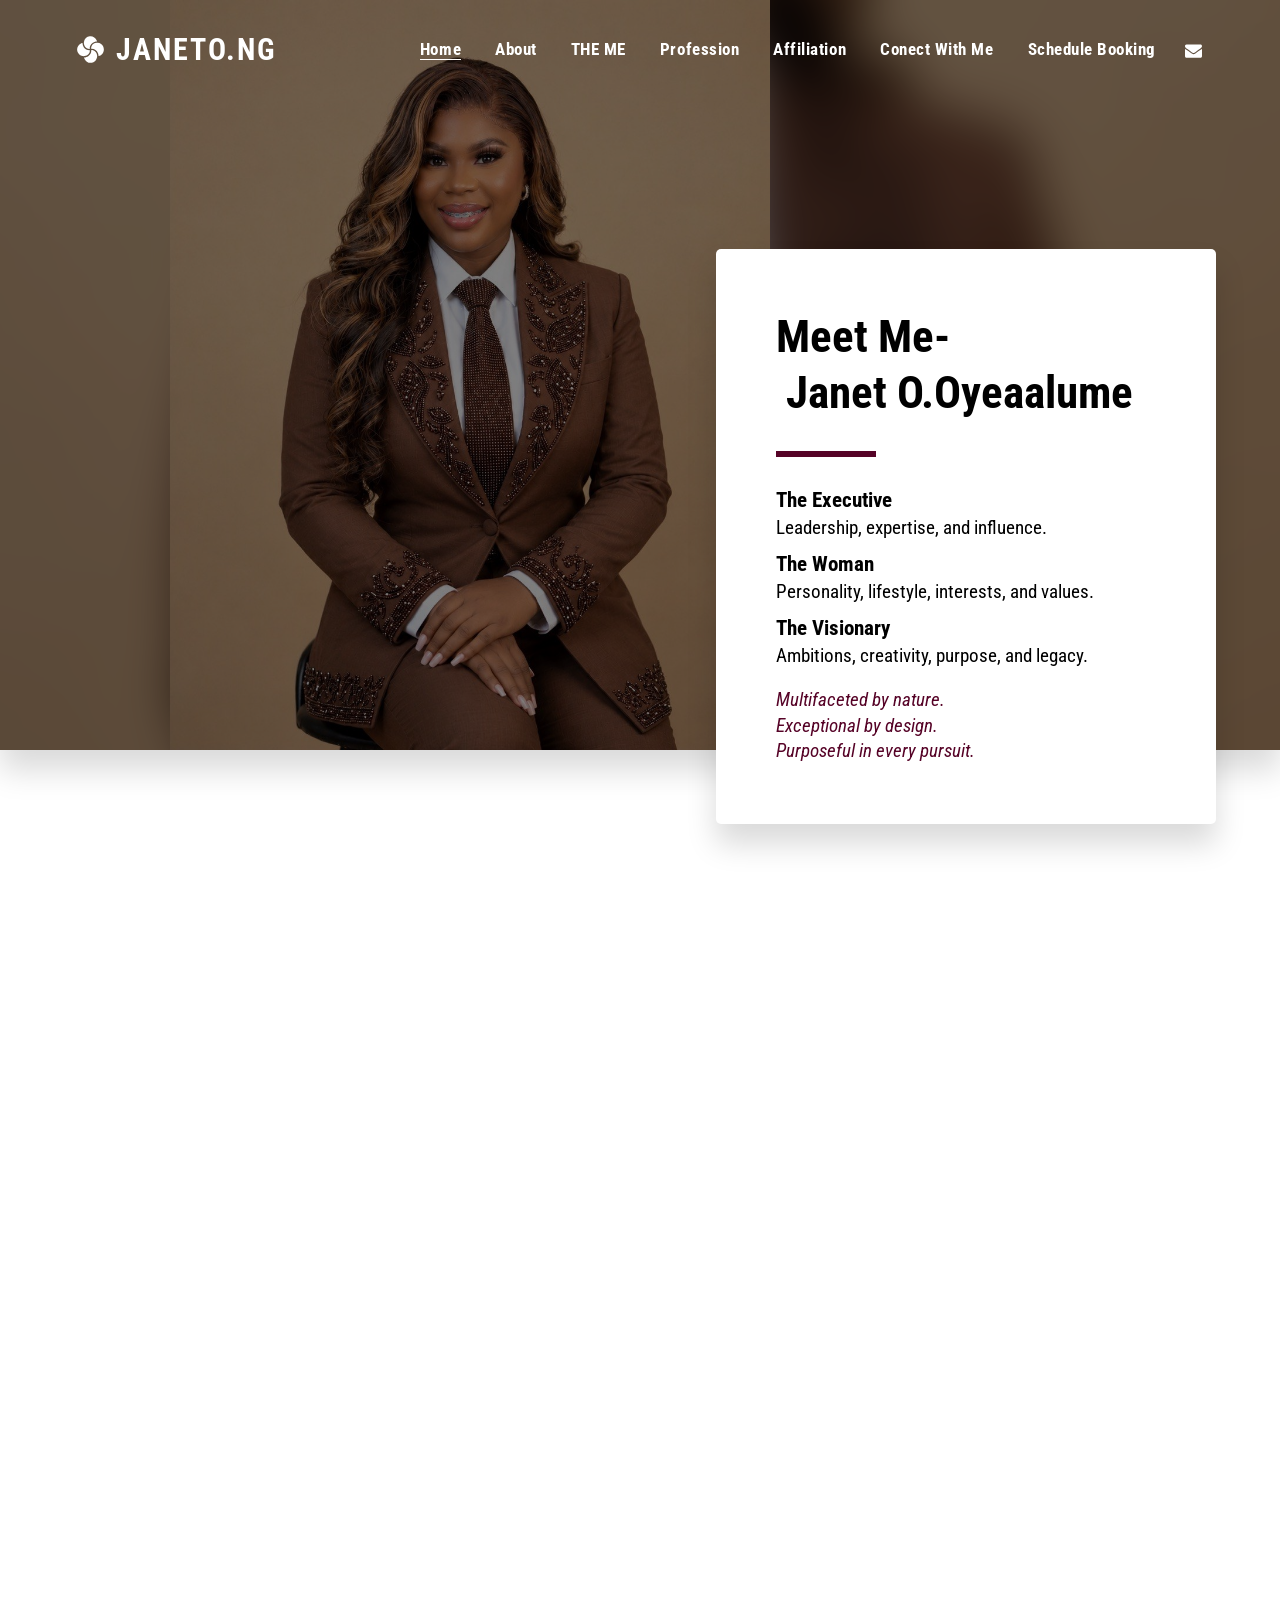
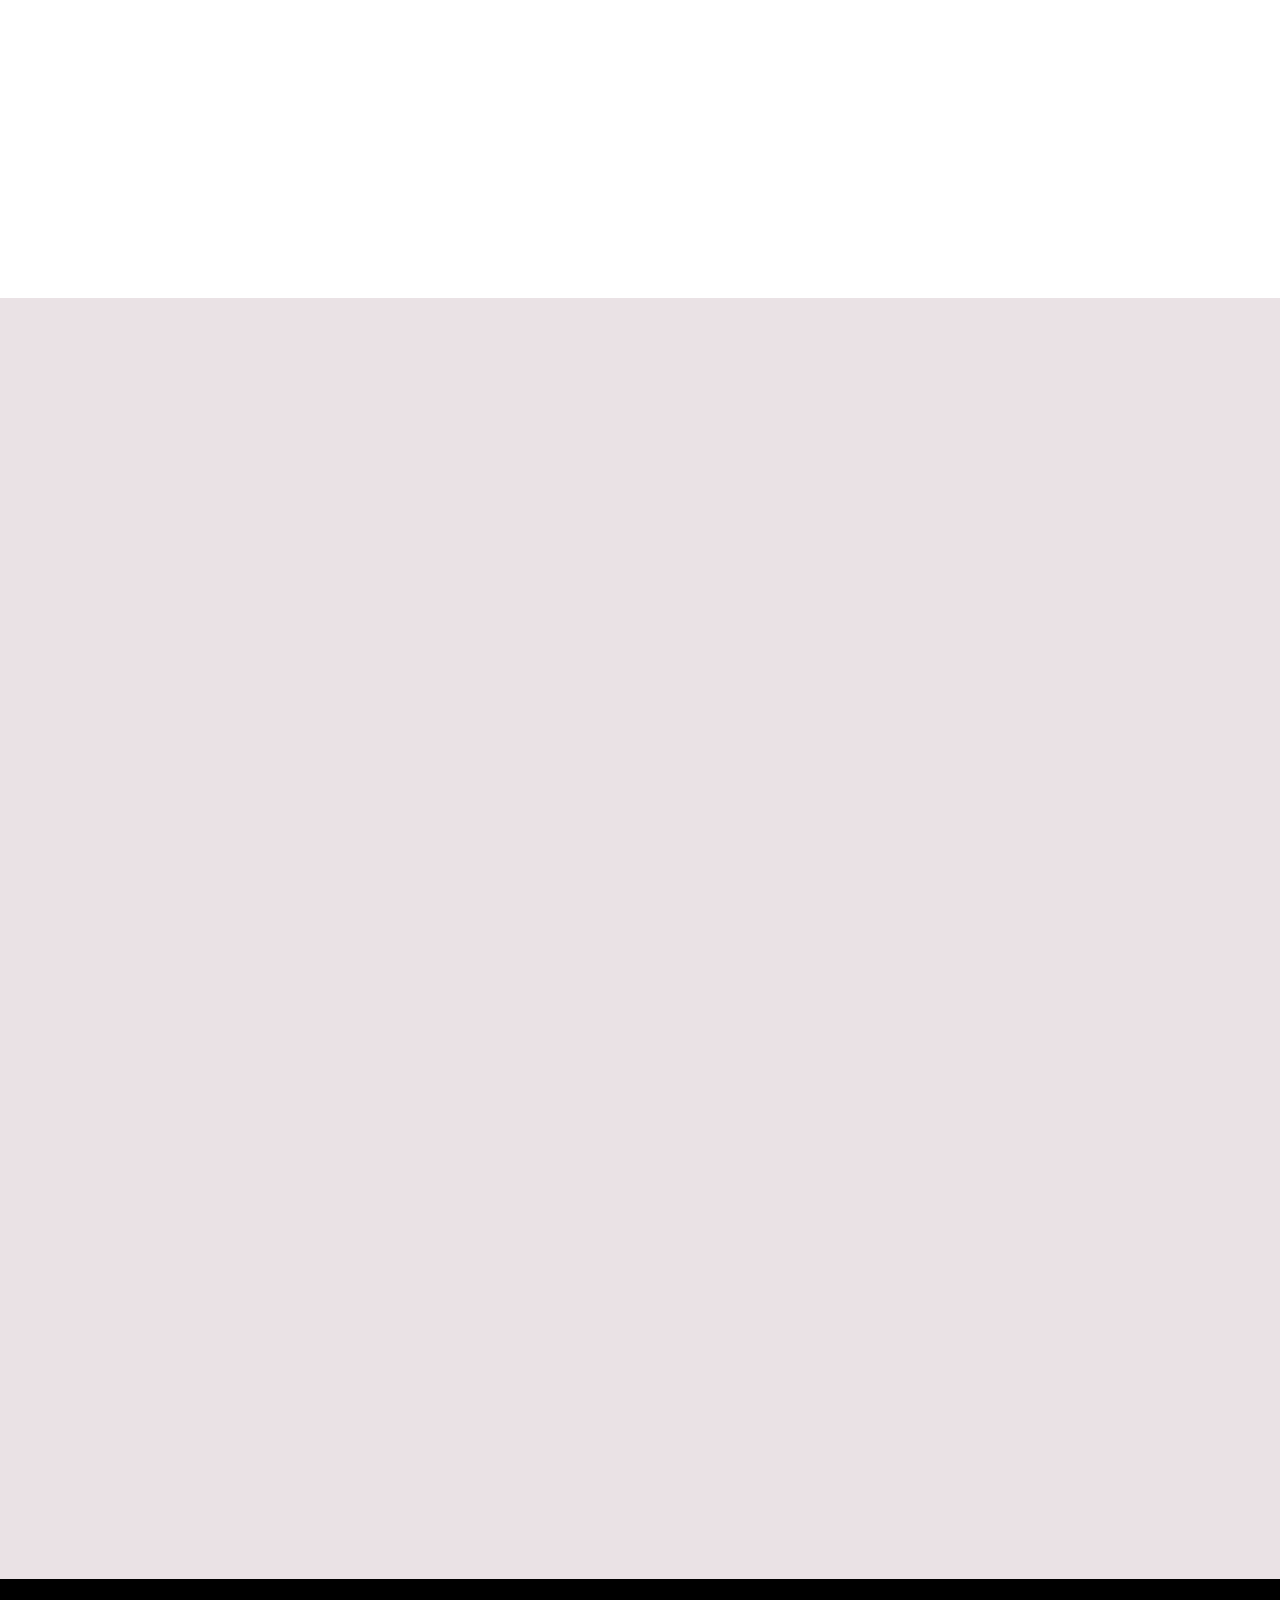
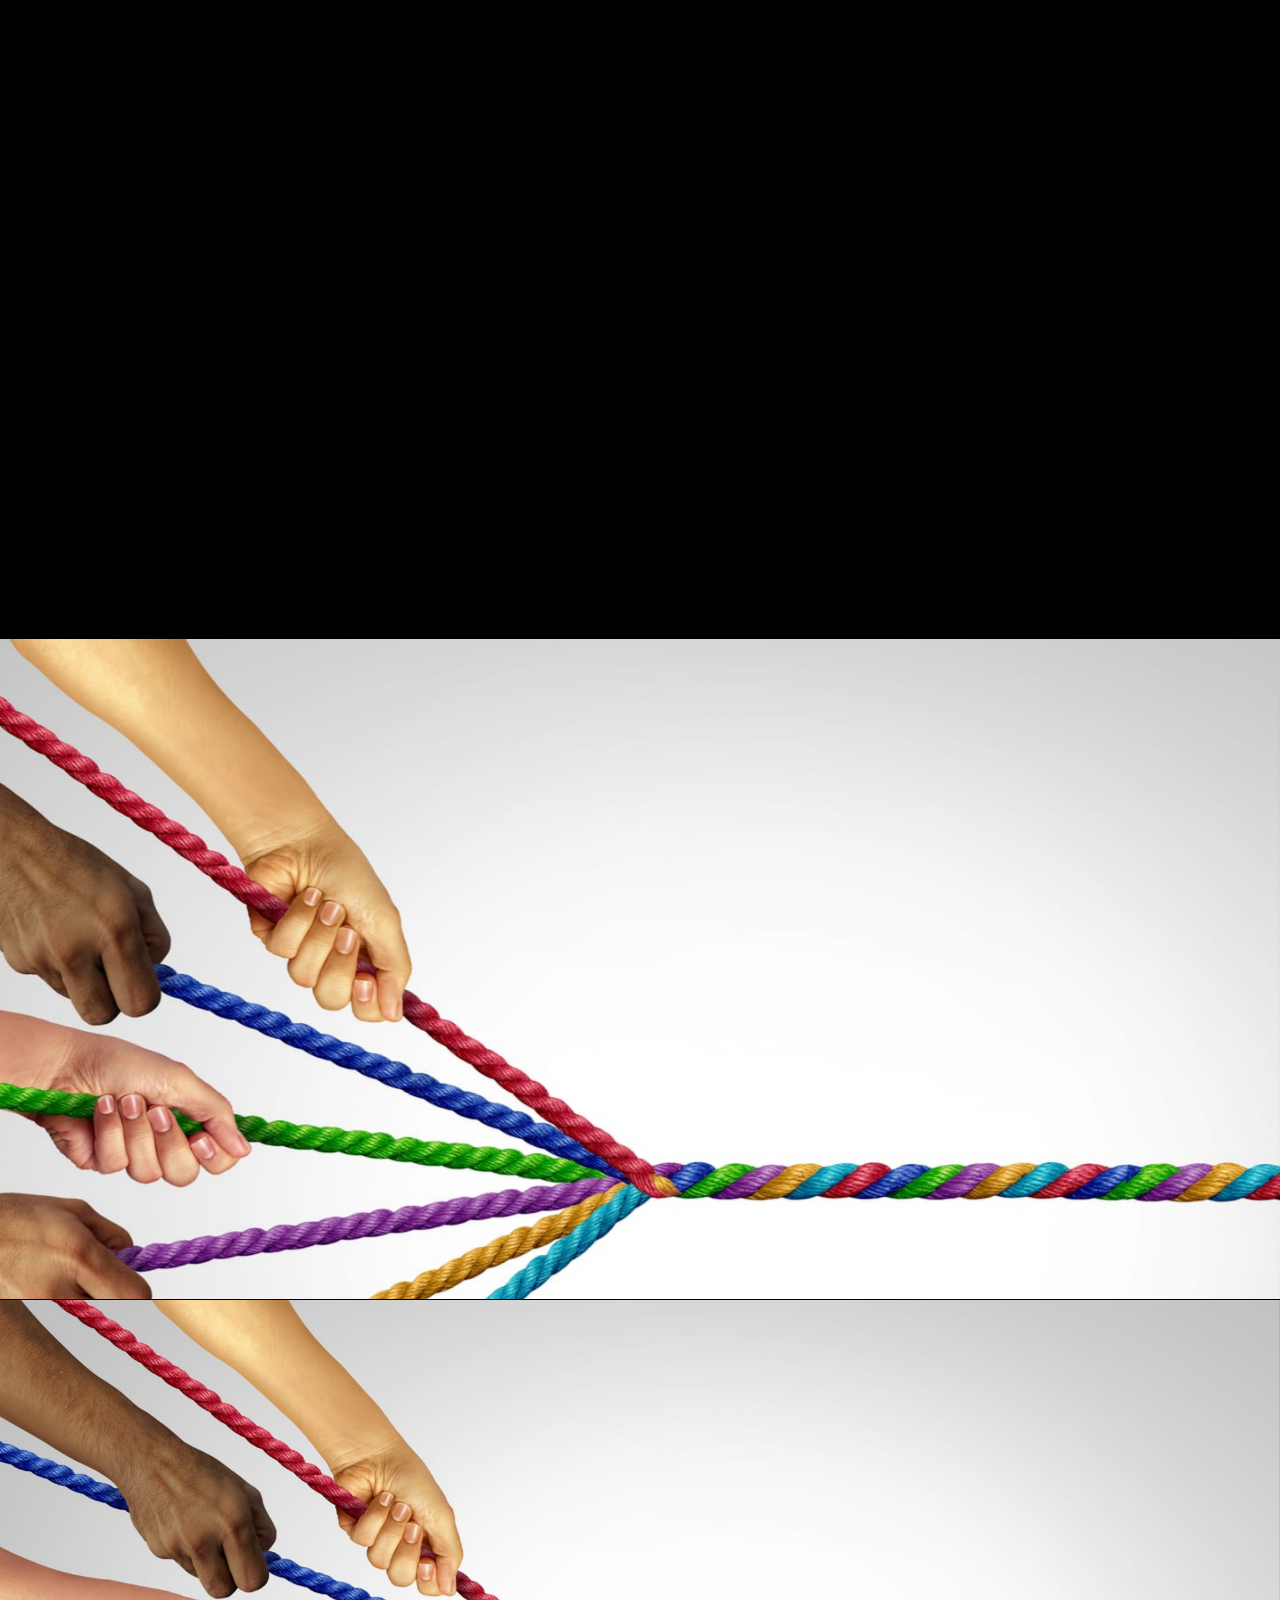
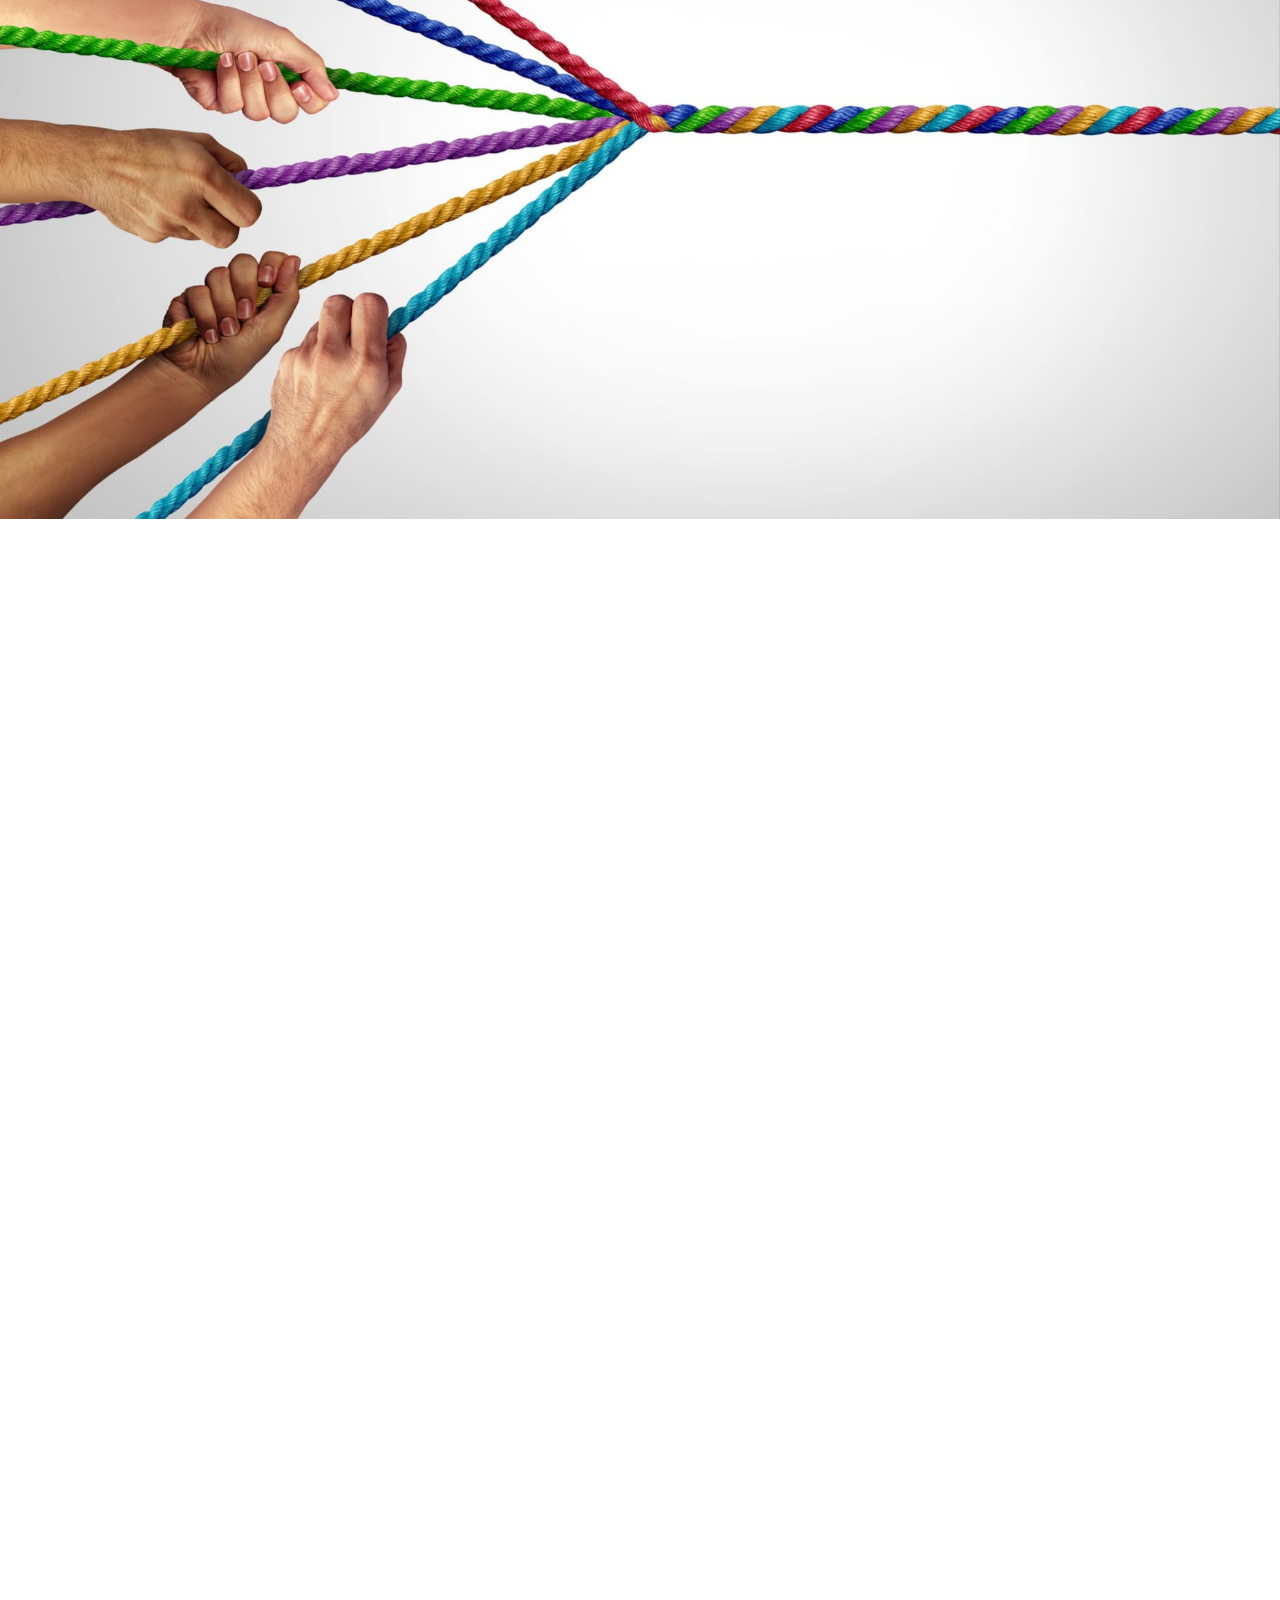
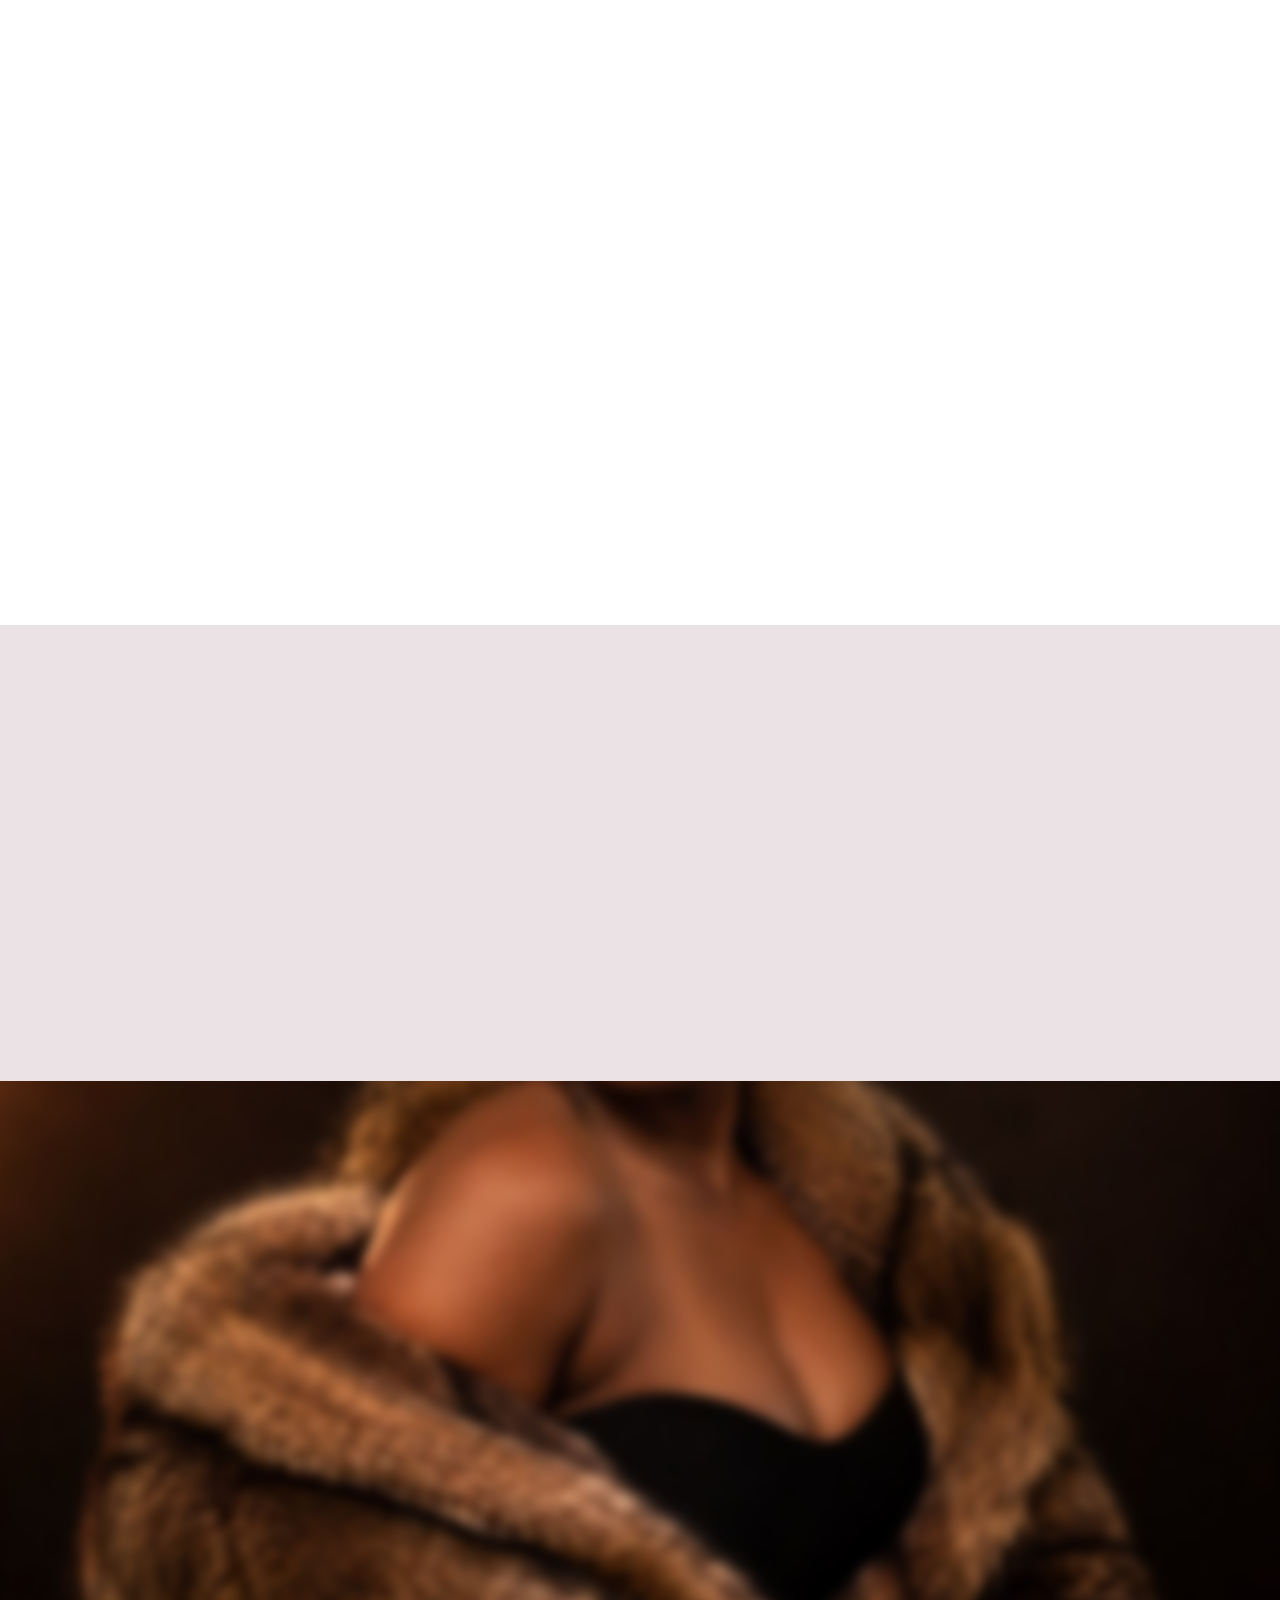
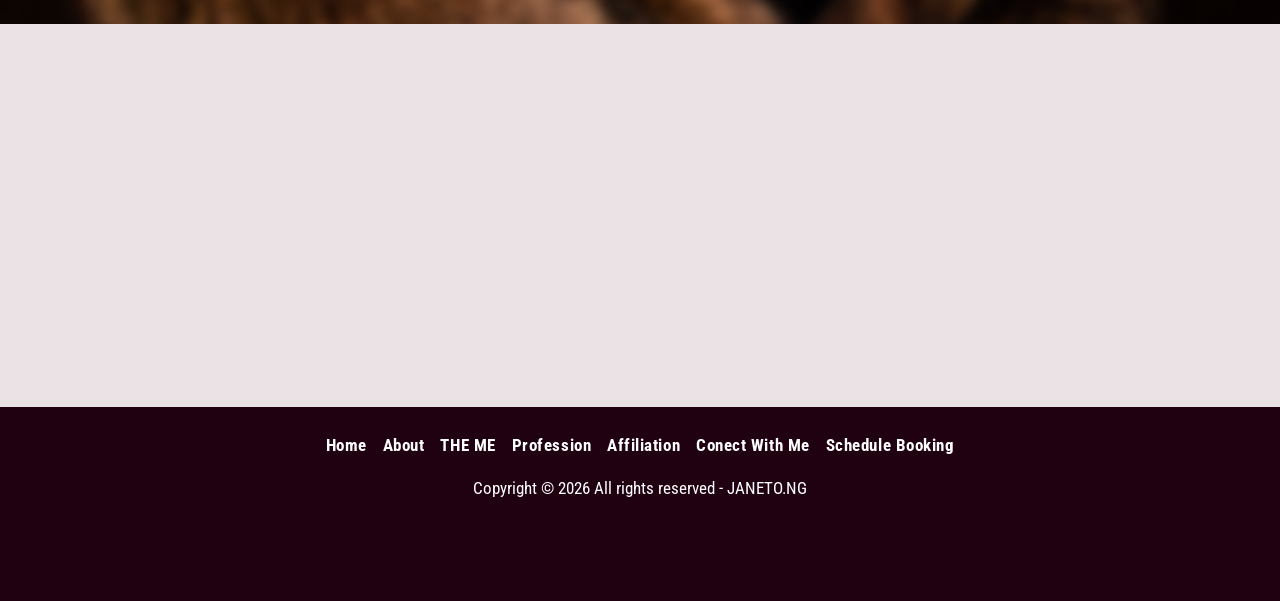
<file: public_html/index.html>
<!DOCTYPE html>
<html lang="en" class="no-js home">
<head>
<meta charset="utf-8">
<meta name="viewport" content="width=device-width, initial-scale=1">
<title>JANETO.NG - Meet Me- Janet O.Oyeaalume</title>
<meta name="description" content="JANETO.NG - Behinde the name. A glimpse into my story, values, and the journey that makes me who I am.">
<meta property="og:title" content="JANETO.NG - Meet Me- Janet O.Oyeaalume">
<meta property="og:description" content="JANETO.NG - Behinde the name. A glimpse into my story, values, and the journey that makes me who I am.">
<meta property="og:image" content="assets/img/janet/brown-beaded-suit.jpg">
<meta name="theme-color" content="#070104">
<link rel="icon" type="image/svg+xml" href="assets/icons/favicon.svg">
<link rel="preload" href="assets/fonts/roboto-condensed-latin-normal.woff2" as="font" type="font/woff2" crossorigin>
<link rel="stylesheet" href="assets/css/fonts.css">
<link rel="stylesheet" href="assets/css/style.css">
</head>
<body>

<nav id="mainNav" class="is-home">
  <div class="nav-container">
    <a href="" class="brand"><i class="ico ico-brand brand-icon" aria-hidden="true"></i><span class="website-name">JANETO.NG</span></a>
    <div class="nav-right">
      <ul class="navPages"><li class="active"><a href=""><span>Home</span></a></li><li><a href="about/"><span>About</span></a></li><li><a href="the-me/"><span>THE ME</span></a></li><li><a href="profession/"><span>Profession</span></a></li><li><a href="affiliation/"><span>Affiliation</span></a></li><li><a href="conect-with-me/"><span>Conect with me</span></a></li><li><a href="schedule-booking-1/"><span>Schedule Booking</span></a></li><li class="nav-more" hidden><a href="#" aria-haspopup="true" aria-expanded="false"><span>More</span> <i class="ico ico-caret-down" aria-hidden="true"></i></a><ul class="nav-dropdown"></ul></li></ul>
      <ul class="navActions">
        <li><a href="#" class="js-open-email" aria-label="Email"><i class="ico ico-envelope" aria-hidden="true"></i></a></li>
      </ul>
    </div>
  </div>
</nav>
<nav id="mainNavMobile">
  <div class="m-left"><a href="#" class="js-open-menu" aria-label="Open menu"><i class="ico ico-bars" aria-hidden="true"></i></a></div>
  <a href="" class="brand"><i class="ico ico-brand brand-icon" aria-hidden="true"></i><span class="website-name">JANETO.NG</span></a>
  <div class="m-right"><a href="#" class="js-open-email" aria-label="Email"><i class="ico ico-envelope" aria-hidden="true"></i></a></div>
</nav>
<div id="popupMenu" class="popup popup-menu" aria-hidden="true">
  <div class="popup-cover"></div>
  <button type="button" class="popup-close left js-close" aria-label="Close"><i class="ico ico-times" aria-hidden="true"></i></button>
  <div class="popup-content">
    <ul class="popup-nav"><li class="active"><a href=""><span>Home</span></a></li><li><a href="about/"><span>About</span></a></li><li><a href="the-me/"><span>THE ME</span></a></li><li><a href="profession/"><span>Profession</span></a></li><li><a href="affiliation/"><span>Affiliation</span></a></li><li><a href="conect-with-me/"><span>Conect with me</span></a></li><li><a href="schedule-booking-1/"><span>Schedule Booking</span></a></li></ul>
    <div class="popup-actions">
      <a href="#" class="js-open-email" aria-label="Email"><i class="ico ico-envelope" aria-hidden="true"></i></a>
    </div>
  </div>
</div>
<div id="popupEmail" class="popup popup-email" aria-hidden="true">
  <div class="popup-cover"></div>
  <button type="button" class="popup-close js-close" aria-label="Close"><i class="ico ico-times" aria-hidden="true"></i></button>
  <div class="popup-content">
    <div class="email-box">
      <h3>Contact Us</h3>
      <p>Fill out the form or send a direct email to: <a href="mailto:ovationsglam@gmail.com">ovationsglam@gmail.com</a></p>
      <form class="js-mail-form" novalidate data-subject="Website enquiry" data-form="popup" action="send-mail.php" method="post">
        <div class="form-2col">
          <div class="form-group"><label>Full Name</label><input type="text" name="name" data-label="Full Name" placeholder="Full Name" class="form-control" required></div>
          <div class="form-group"><label>Email address</label><input type="text" name="email" data-label="Email" placeholder="Email address" class="form-control" required data-email></div>
        </div>
        <div class="form-group"><label>Description</label><textarea class="form-control" name="message" data-label="Description" rows="4" placeholder="Description"></textarea></div>
        <div class="hp-field" aria-hidden="true"><input type="text" name="website" tabindex="-1" autocomplete="off"></div>
        <button type="submit" class="btn btn-primary btn-block">Send</button>
        <p class="form-note" role="status" hidden></p>
      </form>
    </div>
  </div>
</div>
<main id="content">
<section id="section-169" class="mod mod-hero">
  <div class="aos-wrap" data-aos="fade-up">
    <div class="hero-container">
      <div class="hero-image photo-fit"><div class="photo-blur" style="background-image:url(assets/img/janet/brown-beaded-suit.jpg)"></div><div class="photo-full" style="background-image:url(assets/img/janet/brown-beaded-suit.jpg)"></div></div>
      <div class="hero-box">
        <div data-aos="slide-up"><h1 class="hd1" style="--fs:45">Meet Me-<br>&nbsp;Janet O.Oyeaalume</h1></div>
        <div class="hsep"></div>
        <div data-aos="slide-up">
          <dl class="hero-facets">
            <dt>The Executive</dt><dd>Leadership, expertise, and influence.</dd>
            <dt>The Woman</dt><dd>Personality, lifestyle, interests, and values.</dd>
            <dt>The Visionary</dt><dd>Ambitions, creativity, purpose, and legacy.</dd>
          </dl>
          <p class="hero-statement">Multifaceted by nature.<br>Exceptional by design.<br>Purposeful in every pursuit.</p>
        </div>
      </div>
    </div>
  </div>
</section>
<section id="section-6aaf158084542" class="mod mod-about">
  <div class="container" data-aos="fade-up">
    <div class="about-row">
      <div class="about-img"><div class="about-image photo-fit" role="img" aria-label="I Am Jane"><div class="photo-blur" style="background-image:url(assets/img/janet/curls-portrait.jpg)"></div><div class="photo-full" style="background-image:url(assets/img/janet/curls-portrait.jpg)"></div></div></div>
      <div class="about-text">
        <div data-aos="fade-up"><div class="hd1" style="--fs:63">I Am Jane</div></div>
        <div class="hsep"></div>
        <div data-aos="fade-up">
          <div class="about-list">
            <div class="about-item"><h3>Hobbies &amp; Interests</h3><p>Beyond business, I enjoy planning, Netflix movies, music, quiet moments, and meaningful conversations that inspire growth and broaden my perspective.</p></div>
            <div class="about-item"><h3>My Likes</h3><p>I appreciate peace, elegance, honesty, loyalty, consistency, genuine connections, and the finer things in life.</p></div>
            <div class="about-item"><h3>Insights &amp; Perspectives</h3><p>I believe in continuous growth, purposeful living, excellence in execution, and building a legacy that speaks beyond me.</p></div>
            <div class="about-item"><h3>Lifestyle &amp; Personality</h3><p>An introvert with an executive mindset, a creative soul, and a heart for meaningful impact. I value privacy, intentional living, and quality over quantity.</p></div>
            <div class="about-item"><h3>My Philosophy</h3><p>To live purposefully, lead gracefully, create exceptionally, and leave every space better than I met it.</p></div>
            <div class="about-item"><h3>Fun Facts</h3><p>Multifaceted by nature, ambitious by vision, detail-oriented by choice, and always evolving. I believe there is always something new to learn, create, and become.</p></div>
          </div>
        </div>
      </div>
    </div>
  </div>
</section>
<section id="section-6aaf15893ee7f" class="mod mod-theme bg-primary">
  <div class="container mod-title" data-aos="fade-up">
          <h2 class="mod-header" id="section-6aaf15893ee7f-title">THE ME</h2>
          <hr class="small">
          <h4 class="mod-slogan">MY WORLD
Beyond the titles.
A little more about my lifestyle, inspirations, and the woman beyond the brand.</h4>
  </div>
  <div class="container" data-aos="fade-up">
    <div class="t-carousel" data-interval="10000">
      <div class="t-inner">
          <div class="t-item active">
            <blockquote><div class="t-card">
              <div class="t-image photo-fit" role="img" aria-label="Jane 1"><div class="photo-blur" style="background-image:url(assets/img/janet/black-suit-cane.jpg)"></div><div class="photo-full" style="background-image:url(assets/img/janet/black-suit-cane.jpg)"></div></div>
              <div class="t-statement has-pic">
                <div class="t-pic"><img src="assets/img/the-me/panther.jpg" alt="Panther" title="Panther" loading="lazy"></div>
                <div class="t-text">
                <div class="t-wrap"><span class="t-title">Jane 1</span><div class="t-name"><h4>As Animal</h4></div></div>
                <p class="lead">Panther</p>
                <div class="rating"><i class="ico ico-star" aria-hidden="true"></i><i class="ico ico-star" aria-hidden="true"></i><i class="ico ico-star" aria-hidden="true"></i><i class="ico ico-star" aria-hidden="true"></i><i class="ico ico-star" aria-hidden="true"></i></div>
                </div>
              </div>
            </div></blockquote>
          </div>
          <div class="t-item">
            <blockquote><div class="t-card">
              <div class="t-image photo-fit" role="img" aria-label="Jane 2"><div class="photo-blur" style="background-image:url(assets/img/janet/ivory-suit-seated.jpg)"></div><div class="photo-full" style="background-image:url(assets/img/janet/ivory-suit-seated.jpg)"></div></div>
              <div class="t-statement has-pic">
                <div class="t-pic"><img src="assets/img/the-me/ivory.jpg" alt="Ivory" title="Ivory" loading="lazy"></div>
                <div class="t-text">
                <div class="t-wrap"><span class="t-title">Jane 2</span><div class="t-name"><h4>As Colour</h4></div></div>
                <p class="lead">Ivory</p>
                <div class="rating"><i class="ico ico-star" aria-hidden="true"></i><i class="ico ico-star" aria-hidden="true"></i><i class="ico ico-star" aria-hidden="true"></i><i class="ico ico-star" aria-hidden="true"></i><i class="ico ico-star" aria-hidden="true"></i></div>
                </div>
              </div>
            </div></blockquote>
          </div>
          <div class="t-item">
            <blockquote><div class="t-card">
              <div class="t-image photo-fit" role="img" aria-label="Jane 3"><div class="photo-blur" style="background-image:url(assets/img/janet/white-peplum-sofa.jpg)"></div><div class="photo-full" style="background-image:url(assets/img/janet/white-peplum-sofa.jpg)"></div></div>
              <div class="t-statement has-pic">
                <div class="t-pic"><img src="assets/img/the-me/spring.jpg" alt="Spring" title="Spring" loading="lazy"></div>
                <div class="t-text">
                <div class="t-wrap"><span class="t-title">Jane 3</span><div class="t-name"><h4>As Season</h4></div></div>
                <p class="lead">Spring</p>
                <div class="rating"><i class="ico ico-star" aria-hidden="true"></i><i class="ico ico-star" aria-hidden="true"></i><i class="ico ico-star" aria-hidden="true"></i><i class="ico ico-star" aria-hidden="true"></i><i class="ico ico-star" aria-hidden="true"></i></div>
                </div>
              </div>
            </div></blockquote>
          </div>
          <div class="t-item">
            <blockquote><div class="t-card">
              <div class="t-image photo-fit" role="img" aria-label="Jane 4"><div class="photo-blur" style="background-image:url(assets/img/janet/white-shirt-denim-crop.jpg)"></div><div class="photo-full" style="background-image:url(assets/img/janet/white-shirt-denim-crop.jpg)"></div></div>
              <div class="t-statement has-pic">
                <div class="t-pic"><img src="assets/img/the-me/ocean-water.jpg" alt="Ocean Water" title="Ocean Water" loading="lazy"></div>
                <div class="t-text">
                <div class="t-wrap"><span class="t-title">Jane 4</span><div class="t-name"><h4>As Element</h4></div></div>
                <p class="lead">Ocean Water</p>
                <div class="rating"><i class="ico ico-star" aria-hidden="true"></i><i class="ico ico-star" aria-hidden="true"></i><i class="ico ico-star" aria-hidden="true"></i><i class="ico ico-star" aria-hidden="true"></i><i class="ico ico-star" aria-hidden="true"></i></div>
                </div>
              </div>
            </div></blockquote>
          </div>
          <div class="t-item">
            <blockquote><div class="t-card">
              <div class="t-image photo-fit" role="img" aria-label="Jane 5"><div class="photo-blur" style="background-image:url(assets/img/janet/brown-beaded-suit.jpg)"></div><div class="photo-full" style="background-image:url(assets/img/janet/brown-beaded-suit.jpg)"></div></div>
              <div class="t-statement has-pic">
                <div class="t-pic"><img src="assets/img/the-me/cannapie.jpg" alt="Cannapie" title="Cannapie" loading="lazy"></div>
                <div class="t-text">
                <div class="t-wrap"><span class="t-title">Jane 5</span><div class="t-name"><h4>As Food</h4></div></div>
                <p class="lead">Cannapie</p>
                <div class="rating"><i class="ico ico-star" aria-hidden="true"></i><i class="ico ico-star" aria-hidden="true"></i><i class="ico ico-star" aria-hidden="true"></i><i class="ico ico-star" aria-hidden="true"></i><i class="ico ico-star" aria-hidden="true"></i></div>
                </div>
              </div>
            </div></blockquote>
          </div>
          <div class="t-item">
            <blockquote><div class="t-card">
              <div class="t-image photo-fit" role="img" aria-label="Jane 6"><div class="photo-blur" style="background-image:url(assets/img/janet/red-blazer-staircase.jpg)"></div><div class="photo-full" style="background-image:url(assets/img/janet/red-blazer-staircase.jpg)"></div></div>
              <div class="t-statement has-pic">
                <div class="t-pic"><img src="assets/img/the-me/ruby-gem.jpg" alt="Ruby" title="Ruby" loading="lazy"></div>
                <div class="t-text">
                <div class="t-wrap"><span class="t-title">Jane 6</span><div class="t-name"><h4>As Mineral</h4></div></div>
                <p class="lead">Ruby</p>
                <div class="rating"><i class="ico ico-star" aria-hidden="true"></i><i class="ico ico-star" aria-hidden="true"></i><i class="ico ico-star" aria-hidden="true"></i><i class="ico ico-star" aria-hidden="true"></i><i class="ico ico-star" aria-hidden="true"></i></div>
                </div>
              </div>
            </div></blockquote>
          </div>
          <div class="t-item">
            <blockquote><div class="t-card">
              <div class="t-image photo-fit" role="img" aria-label="Jane 7"><div class="photo-blur" style="background-image:url(assets/img/janet/fur-portrait.jpg)"></div><div class="photo-full" style="background-image:url(assets/img/janet/fur-portrait.jpg)"></div></div>
              <div class="t-statement has-pic">
                <div class="t-pic"><img src="assets/img/the-me/wild-emotions.jpg" alt="Wild Emotions" title="Wild Emotions" loading="lazy"></div>
                <div class="t-text">
                <div class="t-wrap"><span class="t-title">Jane 7</span><div class="t-name"><h4>As Weather</h4></div></div>
                <p class="lead">Wild Emotions</p>
                <div class="rating"><i class="ico ico-star" aria-hidden="true"></i><i class="ico ico-star" aria-hidden="true"></i><i class="ico ico-star" aria-hidden="true"></i><i class="ico ico-star" aria-hidden="true"></i><i class="ico ico-star" aria-hidden="true"></i></div>
                </div>
              </div>
            </div></blockquote>
          </div>
          <div class="t-item">
            <blockquote><div class="t-card">
              <div class="t-image photo-fit" role="img" aria-label="Jane 8"><div class="photo-blur" style="background-image:url(assets/img/janet/curls-portrait.jpg)"></div><div class="photo-full" style="background-image:url(assets/img/janet/curls-portrait.jpg)"></div></div>
              <div class="t-statement has-pic">
                <div class="t-pic"><img src="assets/img/the-me/water-drop-sunrise.jpg" alt="Peaceful" title="Peaceful" loading="lazy"></div>
                <div class="t-text">
                <div class="t-wrap"><span class="t-title">Jane 8</span><div class="t-name"><h4>As Feeling</h4></div></div>
                <p class="lead">Peaceful</p>
                <div class="rating"><i class="ico ico-star" aria-hidden="true"></i><i class="ico ico-star" aria-hidden="true"></i><i class="ico ico-star" aria-hidden="true"></i><i class="ico ico-star" aria-hidden="true"></i><i class="ico ico-star" aria-hidden="true"></i></div>
                </div>
              </div>
            </div></blockquote>
          </div>
          <div class="t-item">
            <blockquote><div class="t-card">
              <div class="t-image photo-fit" role="img" aria-label="Jane 9"><div class="photo-blur" style="background-image:url(assets/img/janet/black-suit-fur-chair-crop.jpg)"></div><div class="photo-full" style="background-image:url(assets/img/janet/black-suit-fur-chair-crop.jpg)"></div></div>
              <div class="t-statement has-pic">
                <div class="t-pic"><img src="assets/img/the-me/scorpio.jpg" alt="Scorpio" title="Scorpio" loading="lazy"></div>
                <div class="t-text">
                <div class="t-wrap"><span class="t-title">Jane 9</span><div class="t-name"><h4>As Zodiac Sign</h4></div></div>
                <p class="lead">Scorpio</p>
                <div class="rating"><i class="ico ico-star" aria-hidden="true"></i><i class="ico ico-star" aria-hidden="true"></i><i class="ico ico-star" aria-hidden="true"></i><i class="ico ico-star" aria-hidden="true"></i><i class="ico ico-star" aria-hidden="true"></i></div>
                </div>
              </div>
            </div></blockquote>
          </div>
          <div class="t-item">
            <blockquote><div class="t-card">
              <div class="t-image photo-fit" role="img" aria-label="Jane 10"><div class="photo-blur" style="background-image:url(assets/img/janet/white-top-palazzo.jpg)"></div><div class="photo-full" style="background-image:url(assets/img/janet/white-top-palazzo.jpg)"></div></div>
              <div class="t-statement">
                
                <div class="t-text">
                <div class="t-wrap"><span class="t-title">Jane 10</span><div class="t-name"><h4>As Flower</h4></div></div>
                <p class="lead">Orchid</p>
                <div class="rating"><i class="ico ico-star" aria-hidden="true"></i><i class="ico ico-star" aria-hidden="true"></i><i class="ico ico-star" aria-hidden="true"></i><i class="ico ico-star" aria-hidden="true"></i><i class="ico ico-star" aria-hidden="true"></i></div>
                </div>
              </div>
            </div></blockquote>
          </div>
          <div class="t-item">
            <blockquote><div class="t-card">
              <div class="t-image photo-fit" role="img" aria-label="Jane 11"><div class="photo-blur" style="background-image:url(assets/img/janet/black-lace-jumpsuit-crop.jpg)"></div><div class="photo-full" style="background-image:url(assets/img/janet/black-lace-jumpsuit-crop.jpg)"></div></div>
              <div class="t-statement">
                
                <div class="t-text">
                <div class="t-wrap"><span class="t-title">Jane 11</span><div class="t-name"><h4>As Song</h4></div></div>
                <p class="lead">All That Matters in the End</p>
                <div class="rating"><i class="ico ico-star" aria-hidden="true"></i><i class="ico ico-star" aria-hidden="true"></i><i class="ico ico-star" aria-hidden="true"></i><i class="ico ico-star" aria-hidden="true"></i><i class="ico ico-star" aria-hidden="true"></i></div>
                </div>
              </div>
            </div></blockquote>
          </div>
          <div class="t-item">
            <blockquote><div class="t-card">
              <div class="t-image photo-fit" role="img" aria-label="Jane 12"><div class="photo-blur" style="background-image:url(assets/img/janet/red-blazer-staircase.jpg)"></div><div class="photo-full" style="background-image:url(assets/img/janet/red-blazer-staircase.jpg)"></div></div>
              <div class="t-statement has-pic">
                <div class="t-pic"><img src="assets/img/the-me/italy.jpg" alt="Italy" title="Italy" loading="lazy"></div>
                <div class="t-text">
                <div class="t-wrap"><span class="t-title">Jane 12</span><div class="t-name"><h4>As Country</h4></div></div>
                <p class="lead">Italy</p>
                <div class="rating"><i class="ico ico-star" aria-hidden="true"></i><i class="ico ico-star" aria-hidden="true"></i><i class="ico ico-star" aria-hidden="true"></i><i class="ico ico-star" aria-hidden="true"></i><i class="ico ico-star" aria-hidden="true"></i></div>
                </div>
              </div>
            </div></blockquote>
          </div>
          <div class="t-item">
            <blockquote><div class="t-card">
              <div class="t-image photo-fit" role="img" aria-label="Jane 13"><div class="photo-blur" style="background-image:url(assets/img/janet/office-ivory-suit.jpg)"></div><div class="photo-full" style="background-image:url(assets/img/janet/office-ivory-suit.jpg)"></div></div>
              <div class="t-statement has-pic">
                <div class="t-pic"><img src="assets/img/the-me/vanilla.jpg" alt="Vanilla" title="Vanilla" loading="lazy"></div>
                <div class="t-text">
                <div class="t-wrap"><span class="t-title">Jane 13</span><div class="t-name"><h4>As Scent</h4></div></div>
                <p class="lead">Vanilla</p>
                <div class="rating"><i class="ico ico-star" aria-hidden="true"></i><i class="ico ico-star" aria-hidden="true"></i><i class="ico ico-star" aria-hidden="true"></i><i class="ico ico-star" aria-hidden="true"></i><i class="ico ico-star" aria-hidden="true"></i></div>
                </div>
              </div>
            </div></blockquote>
          </div>
          <div class="t-item">
            <blockquote><div class="t-card">
              <div class="t-image photo-fit" role="img" aria-label="Jane 14"><div class="photo-blur" style="background-image:url(assets/img/janet/black-blazer-dress.jpg)"></div><div class="photo-full" style="background-image:url(assets/img/janet/black-blazer-dress.jpg)"></div></div>
              <div class="t-statement">
                
                <div class="t-text">
                <div class="t-wrap"><span class="t-title">Jane 14</span><div class="t-name"><h4>As Person</h4></div></div>
                <p class="lead">Audrey Hepburn</p>
                <div class="rating"><i class="ico ico-star" aria-hidden="true"></i><i class="ico ico-star" aria-hidden="true"></i><i class="ico ico-star" aria-hidden="true"></i><i class="ico ico-star" aria-hidden="true"></i><i class="ico ico-star" aria-hidden="true"></i></div>
                </div>
              </div>
            </div></blockquote>
          </div>
          <div class="t-item">
            <blockquote><div class="t-card">
              <div class="t-image photo-fit" role="img" aria-label="Jane 15"><div class="photo-blur" style="background-image:url(assets/img/janet/office-black-blazer.jpg)"></div><div class="photo-full" style="background-image:url(assets/img/janet/office-black-blazer.jpg)"></div></div>
              <div class="t-statement has-pic">
                <div class="t-pic"><img src="assets/img/the-me/exquisite-luxury-suit.jpg" alt="Exquisite Luxury" title="Exquisite Luxury" loading="lazy"></div>
                <div class="t-text">
                <div class="t-wrap"><span class="t-title">Jane 15</span><div class="t-name"><h4>As Style</h4></div></div>
                <p class="lead">Exquisite Luxury</p>
                <div class="rating"><i class="ico ico-star" aria-hidden="true"></i><i class="ico ico-star" aria-hidden="true"></i><i class="ico ico-star" aria-hidden="true"></i><i class="ico ico-star" aria-hidden="true"></i><i class="ico ico-star" aria-hidden="true"></i></div>
                </div>
              </div>
            </div></blockquote>
          </div>
          <div class="t-item">
            <blockquote><div class="t-card">
              <div class="t-image photo-fit" role="img" aria-label="Jane 16"><div class="photo-blur" style="background-image:url(assets/img/janet/champagne-satin-evening.jpg)"></div><div class="photo-full" style="background-image:url(assets/img/janet/champagne-satin-evening.jpg)"></div></div>
              <div class="t-statement has-pic">
                <div class="t-pic"><img src="assets/img/the-me/candles-lotus.jpg" alt="Goddess" title="Goddess" loading="lazy"></div>
                <div class="t-text">
                <div class="t-wrap"><span class="t-title">Jane 16</span><div class="t-name"><h4>As Mood</h4></div></div>
                <p class="lead">Goddess</p>
                <div class="rating"><i class="ico ico-star" aria-hidden="true"></i><i class="ico ico-star" aria-hidden="true"></i><i class="ico ico-star" aria-hidden="true"></i><i class="ico ico-star" aria-hidden="true"></i><i class="ico ico-star" aria-hidden="true"></i></div>
                </div>
              </div>
            </div></blockquote>
          </div>
          <div class="t-item">
            <blockquote><div class="t-card">
              <div class="t-image photo-fit" role="img" aria-label="Jane 17"><div class="photo-blur" style="background-image:url(assets/img/janet/brown-beaded-suit.jpg)"></div><div class="photo-full" style="background-image:url(assets/img/janet/brown-beaded-suit.jpg)"></div></div>
              <div class="t-statement">
                
                <div class="t-text">
                <div class="t-wrap"><span class="t-title">Jane 17</span><div class="t-name"><h4>As Dressing</h4></div></div>
                <p class="lead">Flamboyant Corporate</p>
                <div class="rating"><i class="ico ico-star" aria-hidden="true"></i><i class="ico ico-star" aria-hidden="true"></i><i class="ico ico-star" aria-hidden="true"></i><i class="ico ico-star" aria-hidden="true"></i><i class="ico ico-star" aria-hidden="true"></i></div>
                </div>
              </div>
            </div></blockquote>
          </div>
          <div class="t-item">
            <blockquote><div class="t-card">
              <div class="t-image photo-fit" role="img" aria-label="Jane 18"><div class="photo-blur" style="background-image:url(assets/img/janet/pearls-headshot.jpg)"></div><div class="photo-full" style="background-image:url(assets/img/janet/pearls-headshot.jpg)"></div></div>
              <div class="t-statement has-pic">
                <div class="t-pic"><img src="assets/img/the-me/pearl.jpg" alt="Pearl" title="Pearl" loading="lazy"></div>
                <div class="t-text">
                <div class="t-wrap"><span class="t-title">Jane 18</span><div class="t-name"><h4>As Treasure</h4></div></div>
                <p class="lead">Pearl</p>
                <div class="rating"><i class="ico ico-star" aria-hidden="true"></i><i class="ico ico-star" aria-hidden="true"></i><i class="ico ico-star" aria-hidden="true"></i><i class="ico ico-star" aria-hidden="true"></i><i class="ico ico-star" aria-hidden="true"></i></div>
                </div>
              </div>
            </div></blockquote>
          </div>
          <div class="t-item">
            <blockquote><div class="t-card">
              <div class="t-image photo-fit" role="img" aria-label="Jane 19"><div class="photo-blur" style="background-image:url(assets/img/janet/office-ivory-suit.jpg)"></div><div class="photo-full" style="background-image:url(assets/img/janet/office-ivory-suit.jpg)"></div></div>
              <div class="t-statement has-pic">
                <div class="t-pic"><img src="assets/img/the-me/gold.jpg" alt="Gold" title="Gold" loading="lazy"></div>
                <div class="t-text">
                <div class="t-wrap"><span class="t-title">Jane 19</span><div class="t-name"><h4>As Metals</h4></div></div>
                <p class="lead">Gold</p>
                <div class="rating"><i class="ico ico-star" aria-hidden="true"></i><i class="ico ico-star" aria-hidden="true"></i><i class="ico ico-star" aria-hidden="true"></i><i class="ico ico-star" aria-hidden="true"></i><i class="ico ico-star" aria-hidden="true"></i></div>
                </div>
              </div>
            </div></blockquote>
          </div>
      </div>
      <button type="button" class="t-control left" aria-label="Previous"><span class="t-chevron"><i class="ico ico-chevron-left" aria-hidden="true"></i></span></button>
      <button type="button" class="t-control right" aria-label="Next"><span class="t-chevron"><i class="ico ico-chevron-right" aria-hidden="true"></i></span></button>
    </div>
  </div>
</section>
<section id="section-6aaf1582b193a" class="mod mod-split box-tinted">
  <div class="split-img"><img class="split-image" data-parallax="0.5" src="assets/img/ropes.jpg" style="object-position:center center" alt="" loading="lazy"></div>
  <div class="split-container" data-aos="fade-up">
    <div class="split-box">
      <div data-aos="fade-up"><div class="hd1" style="--fs:45">&nbsp;Practices</div></div>
      <div class="hsep"></div>
      <div data-aos="fade-up"><div class="hd2" style="--fs:25">An Ideas into impact.<br>Discover what I create, offer, and bring to life.<br><br>&nbsp;MY PROFESSION<br>Trained. Skilled. Experienced.<br>A showcase of my expertise,<br>qualifications, and professional journey.<br><br>6. MY PASSION<br>Driven by what moves me.<br>The interests, purpose, and dreams that fuel my journey.7.<br><br>&nbsp;WORK WITH ME<br>Together, we create extraordinary.<br>Let&rsquo;s connect, collaborate, and turn possibilities into reality.8.<br><br>MY CLIENTS<br>People. Events. Possibilities.<br>Discover who I serve and the value I bring to every engagement.<br><br>MY WORK &amp; ACHIEVEMENTS<br>My journey, in milestones.<br>A glimpse into my projects, accomplishments, and proudest moments.<br><br></div></div>
    </div>
  </div>
</section>
<section id="section-6acf8fe7e893a" class="mod mod-split box-white">
  <div class="split-img"><img class="split-image" data-parallax="0.5" src="assets/img/ropes.jpg" style="object-position:center center" alt="" loading="lazy"></div>
  <div class="split-container" data-aos="fade-up">
    <div class="split-box">
      <div data-aos="fade-up"><div class="hd1" style="--fs:45">&nbsp;Ventures</div></div>
      <div class="hsep"></div>
      <div data-aos="fade-up"><div class="hd2" style="--fs:25"><br>Behind | Ovation&rsquo;s Glam Limited  &bull; Training School &bull; Event Management<br>Catering Services &bull; Interior Decorations<br>&nbsp;AT 🌐 Website: www.ovationsglam.com <br>📧 Email: info@ovationsglam.com<br>&nbsp;Creating Professionals. Delivering Extraordinary Events..<br>Trained. Skilled. Experienced.<br>A showcase of my expertise, qualifications, and professional job<br>&#8203;<br><br><br></div></div>
    </div>
  </div>
</section>
<section id="section-6ab3d41226e7b" class="mod mod-team">
  <div class="container mod-title" data-aos="fade-up">
          <h2 class="mod-header" id="section-6ab3d41226e7b-title">Profession</h2>
          <hr class="small">
          <h4 class="mod-slogan">Behind | Ovation’s Glam Limited  • Training School • Event Management
Catering Services • Interior Decorations
 The different roles, talents, and identities that define me.
AT</h4>
  </div>
  <div class="container" data-aos="fade-up">
    <div class="team-row">
      <div class="team-col">
        <div class="team-member">
          <div class="team-image photo-fit" role="img" aria-label="As A CEO"><div class="photo-blur" style="background-image:url(assets/img/janet/office-black-blazer.jpg)"></div><div class="photo-full" style="background-image:url(assets/img/janet/office-black-blazer.jpg)"></div></div>
          <div class="team-details">
            <h4 class="member-name">As A CEO</h4>
            <p class="position">FOUNDER</p>
            <p class="desc">A visionary leader building brands, creating opportunities, and turning ideas into impactful ventures.</p>
          </div>
        </div>
      </div>
      <div class="team-col">
        <div class="team-member">
          <div class="team-image photo-fit" role="img" aria-label="As An EVENTIST"><div class="photo-blur" style="background-image:url(assets/img/janet/champagne-satin-evening.jpg)"></div><div class="photo-full" style="background-image:url(assets/img/janet/champagne-satin-evening.jpg)"></div></div>
          <div class="team-details">
            <h4 class="member-name">As An EVENTIST</h4>
            <p class="position">CREATIVE</p>
            <p class="desc">An event professional transforming visions into extraordinary experiences with elegance, precision, and creativity.</p>
          </div>
        </div>
      </div>
      <div class="team-col">
        <div class="team-member">
          <div class="team-image photo-fit" role="img" aria-label="As A COACH"><div class="photo-blur" style="background-image:url(assets/img/janet/ivory-suit-seated.jpg)"></div><div class="photo-full" style="background-image:url(assets/img/janet/ivory-suit-seated.jpg)"></div></div>
          <div class="team-details">
            <h4 class="member-name">As A COACH</h4>
            <p class="position">MULTI-DISCIPLINARY</p>
            <p class="desc">A mentor committed to educating, empowering, and inspiring others to discover their potential and achieve excellence.</p>
          </div>
        </div>
      </div>
      <div class="team-col">
        <div class="team-member">
          <div class="team-image photo-fit" role="img" aria-label="As A CHEF"><div class="photo-blur" style="background-image:url(assets/img/janet/white-top-palazzo.jpg)"></div><div class="photo-full" style="background-image:url(assets/img/janet/white-top-palazzo.jpg)"></div></div>
          <div class="team-details">
            <h4 class="member-name">As A CHEF</h4>
            <p class="position">HACCP</p>
            <p class="desc">A culinary creative blending flavour, artistry, and innovation to create memorable dining experience</p>
          </div>
        </div>
      </div>
      <div class="team-col">
        <div class="team-member">
          <div class="team-image photo-fit" role="img" aria-label="As A LUXURILIST"><div class="photo-blur" style="background-image:url(assets/img/janet/fur-portrait.jpg)"></div><div class="photo-full" style="background-image:url(assets/img/janet/fur-portrait.jpg)"></div></div>
          <div class="team-details">
            <h4 class="member-name">As A LUXURILIST</h4>
            <p class="position">ENTHUSIAST</p>
            <p class="desc">A woman drawn to refined living, exceptional experiences, timeless elegance, and the art of luxury..</p>
          </div>
        </div>
      </div>
      <div class="team-col">
        <div class="team-member">
          <div class="team-image photo-fit" role="img" aria-label="As An ENTREPRENUR"><div class="photo-blur" style="background-image:url(assets/img/janet/office-ivory-suit.jpg)"></div><div class="photo-full" style="background-image:url(assets/img/janet/office-ivory-suit.jpg)"></div></div>
          <div class="team-details">
            <h4 class="member-name">As An ENTREPRENUR</h4>
            <p class="position">STRATEGIST</p>
            <p class="desc">A strategic thinker and opportunity creator passionate about building businesses, empowering people, and making lasting impact.</p>
          </div>
        </div>
      </div>
      <div class="team-col">
        <div class="team-member">
          <div class="team-image photo-fit" role="img" aria-label="As An AVIATOR"><div class="photo-blur" style="background-image:url(assets/img/janet/black-blazer-dress.jpg)"></div><div class="photo-full" style="background-image:url(assets/img/janet/black-blazer-dress.jpg)"></div></div>
          <div class="team-details">
            <h4 class="member-name">As An AVIATOR</h4>
            <p class="position">MILTI-TASKER</p>
            <p class="desc">A trained aviation professional with a passion for excellence, discipline, service, and exploring new horizons.</p>
          </div>
        </div>
      </div>
    </div>
  </div>
</section>
<section id="section-6ab64f97d49e6" class="mod mod-affiliation bg-primary">
  <div class="container mod-title" data-aos="fade-up">
          <h2 class="mod-header" id="section-6ab64f97d49e6-title">Affiliation</h2>
          <hr class="small">
  </div>
  <div class="container" data-aos="fade-up">
    <div class="logo-carousel" data-enabled="true" data-items="5" data-autoplay="3000">
      <div class="logo-track"><div class="logo-item"><img src="assets/img/affiliations/assev.jpg" alt="ASSEV - Association of Event Vendors Nigeria" title="ASSEV - Association of Event Vendors Nigeria"></div><div class="logo-item"><img src="assets/img/affiliations/aeva.jpg" alt="AEVA" title="AEVA"></div><div class="logo-item"><img src="assets/img/affiliations/tushmyhall.jpg" alt="Tushmyhall Wedding Planning &amp; Coordination Online Training Institute" title="Tushmyhall Wedding Planning &amp; Coordination Online Training Institute"></div><div class="logo-item"><img src="assets/img/affiliations/waka-link-event.jpg" alt="Waka Link Event" title="Waka Link Event"></div><div class="logo-item"><img src="assets/img/affiliations/otilo-event-market.jpg" alt="Otilo Event Market (OEM)" title="Otilo Event Market (OEM)"></div><div class="logo-item"><img src="assets/img/affiliations/xpose-masterclass.jpg" alt="Xpose Masterclass 6.0 - The Resilient EventPreneur" title="Xpose Masterclass 6.0 - The Resilient EventPreneur"></div><div class="logo-item"><img src="assets/img/affiliations/ovations-glam.jpg" alt="Ovation&#x27;s Glam Limited - Events &amp; Signatures" title="Ovation&#x27;s Glam Limited - Events &amp; Signatures"></div><div class="logo-item"><img src="assets/img/affiliations/ceo-founder-circle.jpg" alt="CEO &amp; Founder Circle" title="CEO &amp; Founder Circle"></div></div>
    </div>
  </div>
</section>
<section id="section-6aaf15894ff4c" class="mod mod-contact">
  <div class="contact-bg" style="background-image:url(assets/img/janet/fur-portrait.jpg)"></div>
  <div class="contact-content" data-aos="fade-up">
    <div class="container">
      <div class="contact-row">
        <div class="contact-details">
          <ul class="list-unstyled contact-social">
            <li><a href="https://wa.me/2348130041413" target="_blank" rel="noopener"><i class="ico ico-whatsapp" aria-hidden="true"></i><span dir="ltr">+234 813 004 1413</span></a></li>
            <li><a href="https://www.linkedin.com/in/janet-o-oyeaalume-ab993a23b" target="_blank" rel="noopener"><i class="ico ico-linkedin" aria-hidden="true"></i>LinkedIn</a></li>
            <li><a href="https://www.facebook.com/share/1ExdSBECvL/" target="_blank" rel="noopener"><i class="ico ico-facebook" aria-hidden="true"></i>Facebook</a></li>
            <li><a href="https://www.instagram.com/janet_oyeaalume_o" target="_blank" rel="noopener"><i class="ico ico-instagram" aria-hidden="true"></i>Instagram</a></li>
          </ul>
        </div>
        <form class="contact-form js-mail-form" novalidate data-subject="Website contact form" data-form="section" action="send-mail.php" method="post">
          <div class="form-2col">
            <div class="form-group"><input type="text" name="name" data-label="Name" placeholder="Name" class="form-control" required></div>
            <div class="form-group"><input type="text" name="phone" data-label="Phone" placeholder="Phone" class="form-control" data-phone></div>
          </div>
          <div class="form-group"><input type="text" name="email" data-label="Email" placeholder="Email address" class="form-control" required data-email></div>
          <div class="form-group"><textarea class="form-control" name="message" data-label="Message" placeholder="Message"></textarea></div>
          <div class="hp-field" aria-hidden="true"><input type="text" name="website" tabindex="-1" autocomplete="off"></div>
          <button type="submit" class="btn btn-contact">Contact Us</button>
          <p class="form-note" role="status" hidden></p>
        </form>
      </div>
    </div>
  </div>
</section>
<section id="section-6ab6501e7ef5f" class="mod mod-booking bg-primary">
  <div class="container mod-title" data-aos="fade-up">
          <h2 class="mod-header" id="section-6ab6501e7ef5f-title">Schedule Booking</h2>
          <hr class="small">
  </div>
  <div class="container booking-content" data-aos="fade-up">
    <!-- The original SITE123 booking module renders no services here; online booking needs a backend. -->
  </div>
</section>
</main>

<footer class="global_footer">
  <div class="part1">
    <div><ul class="navPages"><li class="active"><a href=""><span>Home</span></a></li><li><a href="about/"><span>About</span></a></li><li><a href="the-me/"><span>THE ME</span></a></li><li><a href="profession/"><span>Profession</span></a></li><li><a href="affiliation/"><span>Affiliation</span></a></li><li><a href="conect-with-me/"><span>Conect with me</span></a></li><li><a href="schedule-booking-1/"><span>Schedule Booking</span></a></li><li class="footer-more"><a href="#" aria-haspopup="true" aria-expanded="false"><span>More</span> <i class="ico ico-caret-down" aria-hidden="true"></i></a><ul class="footer-dropdown"><li><a href="profession/"><span>Profession</span></a></li><li><a href="affiliation/"><span>Affiliation</span></a></li><li><a href="conect-with-me/"><span>Conect with me</span></a></li><li><a href="schedule-booking-1/"><span>Schedule Booking</span></a></li></ul></li></ul></div>
    <div>Copyright © 2026 All rights reserved - <span>JANETO.NG</span></div>
  </div>
</footer>
<script src="assets/js/main.js" defer></script>
</body>
</html>
</file>
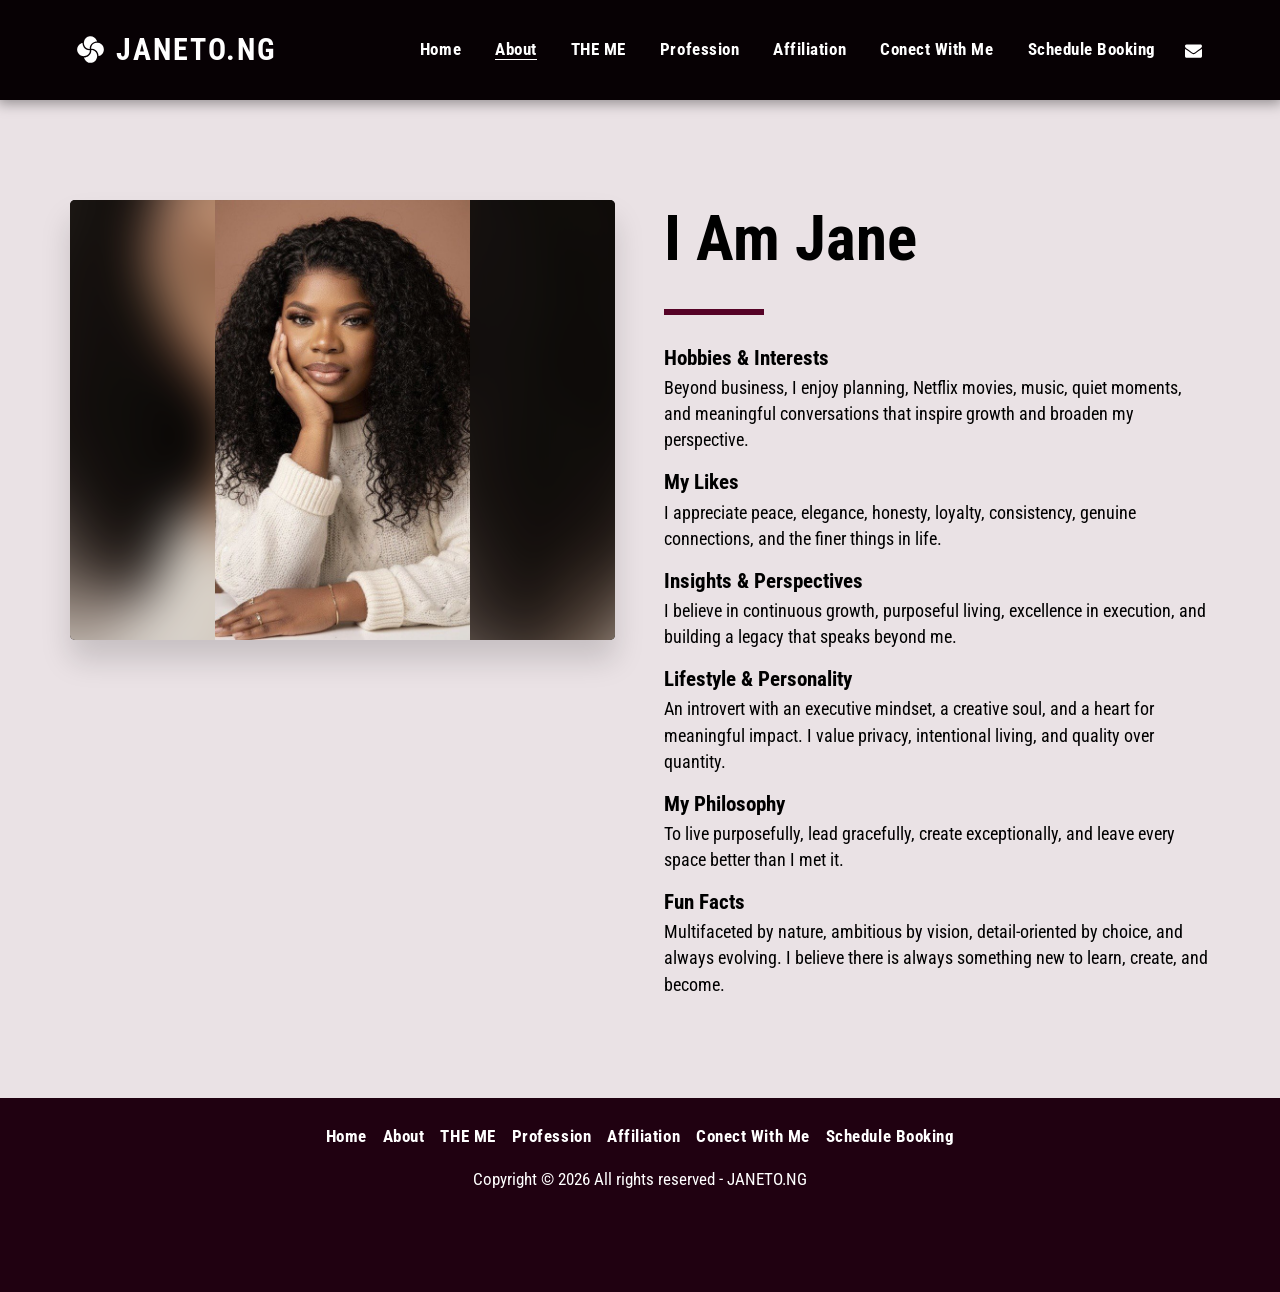
<file: public_html/about/index.html>
<!DOCTYPE html>
<html lang="en" class="no-js inner">
<head>
<meta charset="utf-8">
<meta name="viewport" content="width=device-width, initial-scale=1">
<title>About - JANETO.NG</title>
<meta name="description" content="JANETO.NG - Behinde the name. A glimpse into my story, values, and the journey that makes me who I am.">
<meta property="og:title" content="About - JANETO.NG">
<meta property="og:description" content="JANETO.NG - Behinde the name. A glimpse into my story, values, and the journey that makes me who I am.">
<meta property="og:image" content="../assets/img/janet/brown-beaded-suit.jpg">
<meta name="theme-color" content="#070104">
<link rel="icon" type="image/svg+xml" href="../assets/icons/favicon.svg">
<link rel="preload" href="../assets/fonts/roboto-condensed-latin-normal.woff2" as="font" type="font/woff2" crossorigin>
<link rel="stylesheet" href="../assets/css/fonts.css">
<link rel="stylesheet" href="../assets/css/style.css">
</head>
<body>

<nav id="mainNav" class="is-inner">
  <div class="nav-container">
    <a href="../" class="brand"><i class="ico ico-brand brand-icon" aria-hidden="true"></i><span class="website-name">JANETO.NG</span></a>
    <div class="nav-right">
      <ul class="navPages"><li><a href="../"><span>Home</span></a></li><li class="active"><a href="../about/"><span>About</span></a></li><li><a href="../the-me/"><span>THE ME</span></a></li><li><a href="../profession/"><span>Profession</span></a></li><li><a href="../affiliation/"><span>Affiliation</span></a></li><li><a href="../conect-with-me/"><span>Conect with me</span></a></li><li><a href="../schedule-booking-1/"><span>Schedule Booking</span></a></li><li class="nav-more" hidden><a href="#" aria-haspopup="true" aria-expanded="false"><span>More</span> <i class="ico ico-caret-down" aria-hidden="true"></i></a><ul class="nav-dropdown"></ul></li></ul>
      <ul class="navActions">
        <li><a href="#" class="js-open-email" aria-label="Email"><i class="ico ico-envelope" aria-hidden="true"></i></a></li>
      </ul>
    </div>
  </div>
</nav>
<nav id="mainNavMobile">
  <div class="m-left"><a href="#" class="js-open-menu" aria-label="Open menu"><i class="ico ico-bars" aria-hidden="true"></i></a></div>
  <a href="../" class="brand"><i class="ico ico-brand brand-icon" aria-hidden="true"></i><span class="website-name">JANETO.NG</span></a>
  <div class="m-right"><a href="#" class="js-open-email" aria-label="Email"><i class="ico ico-envelope" aria-hidden="true"></i></a></div>
</nav>
<div id="popupMenu" class="popup popup-menu" aria-hidden="true">
  <div class="popup-cover"></div>
  <button type="button" class="popup-close left js-close" aria-label="Close"><i class="ico ico-times" aria-hidden="true"></i></button>
  <div class="popup-content">
    <ul class="popup-nav"><li><a href="../"><span>Home</span></a></li><li class="active"><a href="../about/"><span>About</span></a></li><li><a href="../the-me/"><span>THE ME</span></a></li><li><a href="../profession/"><span>Profession</span></a></li><li><a href="../affiliation/"><span>Affiliation</span></a></li><li><a href="../conect-with-me/"><span>Conect with me</span></a></li><li><a href="../schedule-booking-1/"><span>Schedule Booking</span></a></li></ul>
    <div class="popup-actions">
      <a href="#" class="js-open-email" aria-label="Email"><i class="ico ico-envelope" aria-hidden="true"></i></a>
    </div>
  </div>
</div>
<div id="popupEmail" class="popup popup-email" aria-hidden="true">
  <div class="popup-cover"></div>
  <button type="button" class="popup-close js-close" aria-label="Close"><i class="ico ico-times" aria-hidden="true"></i></button>
  <div class="popup-content">
    <div class="email-box">
      <h3>Contact Us</h3>
      <p>Fill out the form or send a direct email to: <a href="mailto:ovationsglam@gmail.com">ovationsglam@gmail.com</a></p>
      <form class="js-mail-form" novalidate data-subject="Website enquiry" data-form="popup" action="../send-mail.php" method="post">
        <div class="form-2col">
          <div class="form-group"><label>Full Name</label><input type="text" name="name" data-label="Full Name" placeholder="Full Name" class="form-control" required></div>
          <div class="form-group"><label>Email address</label><input type="text" name="email" data-label="Email" placeholder="Email address" class="form-control" required data-email></div>
        </div>
        <div class="form-group"><label>Description</label><textarea class="form-control" name="message" data-label="Description" rows="4" placeholder="Description"></textarea></div>
        <div class="hp-field" aria-hidden="true"><input type="text" name="website" tabindex="-1" autocomplete="off"></div>
        <button type="submit" class="btn btn-primary btn-block">Send</button>
        <p class="form-note" role="status" hidden></p>
      </form>
    </div>
  </div>
</div>
<main id="content">
<section id="section-6aaf158084542" class="mod mod-about bg-primary">
  <div class="container" data-aos="fade-up">
    <div class="about-row">
      <div class="about-img"><div class="about-image photo-fit" role="img" aria-label="I Am Jane"><div class="photo-blur" style="background-image:url(../assets/img/janet/curls-portrait.jpg)"></div><div class="photo-full" style="background-image:url(../assets/img/janet/curls-portrait.jpg)"></div></div></div>
      <div class="about-text">
        <div data-aos="fade-up"><div class="hd1" style="--fs:63">I Am Jane</div></div>
        <div class="hsep"></div>
        <div data-aos="fade-up">
          <div class="about-list">
            <div class="about-item"><h3>Hobbies &amp; Interests</h3><p>Beyond business, I enjoy planning, Netflix movies, music, quiet moments, and meaningful conversations that inspire growth and broaden my perspective.</p></div>
            <div class="about-item"><h3>My Likes</h3><p>I appreciate peace, elegance, honesty, loyalty, consistency, genuine connections, and the finer things in life.</p></div>
            <div class="about-item"><h3>Insights &amp; Perspectives</h3><p>I believe in continuous growth, purposeful living, excellence in execution, and building a legacy that speaks beyond me.</p></div>
            <div class="about-item"><h3>Lifestyle &amp; Personality</h3><p>An introvert with an executive mindset, a creative soul, and a heart for meaningful impact. I value privacy, intentional living, and quality over quantity.</p></div>
            <div class="about-item"><h3>My Philosophy</h3><p>To live purposefully, lead gracefully, create exceptionally, and leave every space better than I met it.</p></div>
            <div class="about-item"><h3>Fun Facts</h3><p>Multifaceted by nature, ambitious by vision, detail-oriented by choice, and always evolving. I believe there is always something new to learn, create, and become.</p></div>
          </div>
        </div>
      </div>
    </div>
  </div>
</section>
</main>

<footer class="global_footer">
  <div class="part1">
    <div><ul class="navPages"><li><a href="../"><span>Home</span></a></li><li class="active"><a href="../about/"><span>About</span></a></li><li><a href="../the-me/"><span>THE ME</span></a></li><li><a href="../profession/"><span>Profession</span></a></li><li><a href="../affiliation/"><span>Affiliation</span></a></li><li><a href="../conect-with-me/"><span>Conect with me</span></a></li><li><a href="../schedule-booking-1/"><span>Schedule Booking</span></a></li><li class="footer-more"><a href="#" aria-haspopup="true" aria-expanded="false"><span>More</span> <i class="ico ico-caret-down" aria-hidden="true"></i></a><ul class="footer-dropdown"><li><a href="../profession/"><span>Profession</span></a></li><li><a href="../affiliation/"><span>Affiliation</span></a></li><li><a href="../conect-with-me/"><span>Conect with me</span></a></li><li><a href="../schedule-booking-1/"><span>Schedule Booking</span></a></li></ul></li></ul></div>
    <div>Copyright © 2026 All rights reserved - <span>JANETO.NG</span></div>
  </div>
</footer>
<script src="../assets/js/main.js" defer></script>
</body>
</html>
</file>
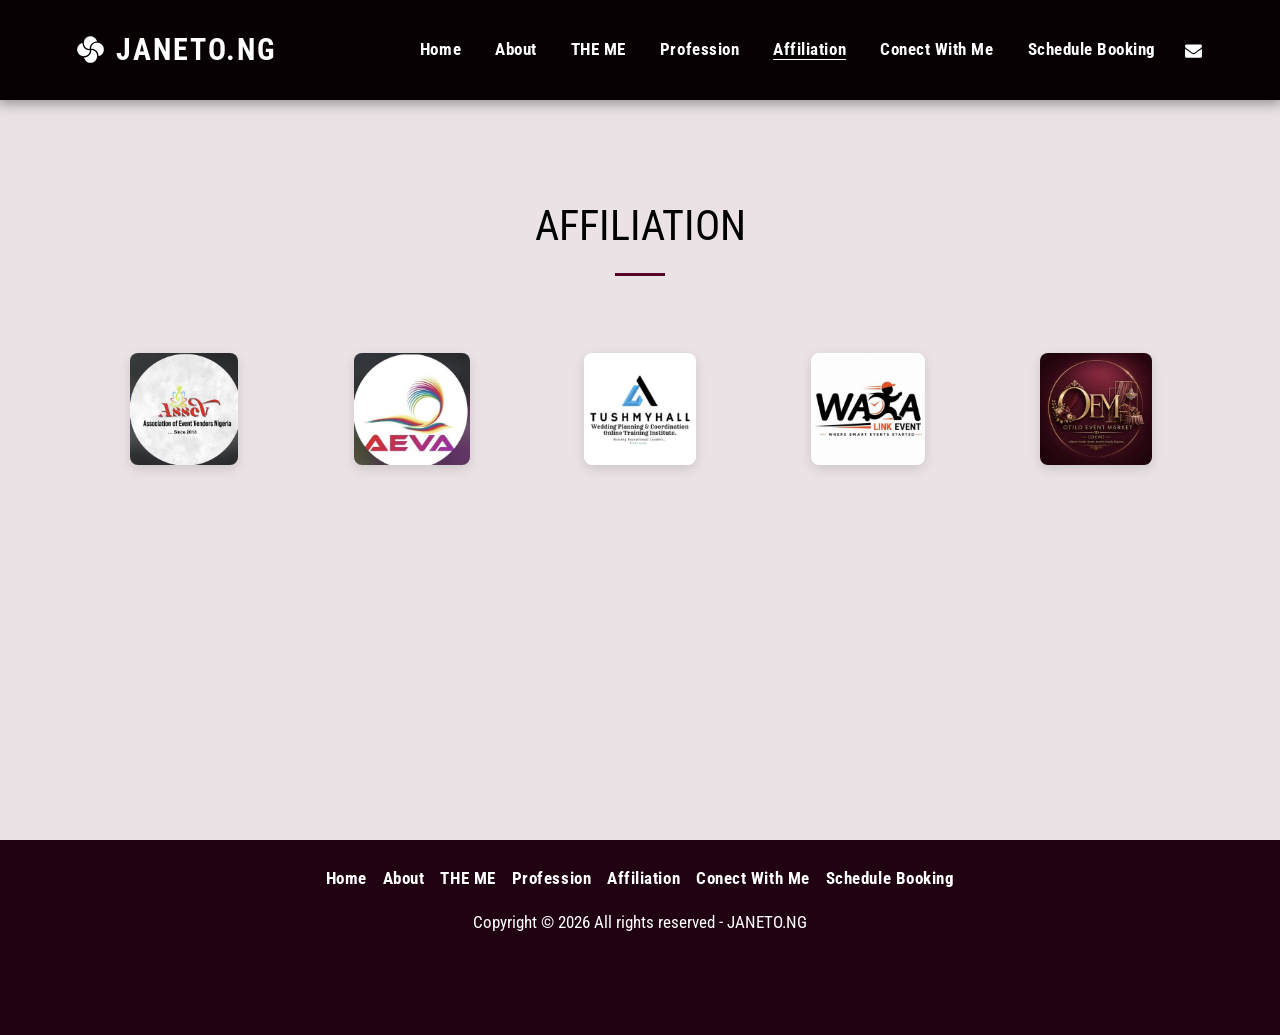
<file: public_html/affiliation/index.html>
<!DOCTYPE html>
<html lang="en" class="no-js inner">
<head>
<meta charset="utf-8">
<meta name="viewport" content="width=device-width, initial-scale=1">
<title>Affiliation - JANETO.NG</title>
<meta name="description" content="JANETO.NG - Behinde the name. A glimpse into my story, values, and the journey that makes me who I am.">
<meta property="og:title" content="Affiliation - JANETO.NG">
<meta property="og:description" content="JANETO.NG - Behinde the name. A glimpse into my story, values, and the journey that makes me who I am.">
<meta property="og:image" content="../assets/img/janet/brown-beaded-suit.jpg">
<meta name="theme-color" content="#070104">
<link rel="icon" type="image/svg+xml" href="../assets/icons/favicon.svg">
<link rel="preload" href="../assets/fonts/roboto-condensed-latin-normal.woff2" as="font" type="font/woff2" crossorigin>
<link rel="stylesheet" href="../assets/css/fonts.css">
<link rel="stylesheet" href="../assets/css/style.css">
</head>
<body>

<nav id="mainNav" class="is-inner">
  <div class="nav-container">
    <a href="../" class="brand"><i class="ico ico-brand brand-icon" aria-hidden="true"></i><span class="website-name">JANETO.NG</span></a>
    <div class="nav-right">
      <ul class="navPages"><li><a href="../"><span>Home</span></a></li><li><a href="../about/"><span>About</span></a></li><li><a href="../the-me/"><span>THE ME</span></a></li><li><a href="../profession/"><span>Profession</span></a></li><li class="active"><a href="../affiliation/"><span>Affiliation</span></a></li><li><a href="../conect-with-me/"><span>Conect with me</span></a></li><li><a href="../schedule-booking-1/"><span>Schedule Booking</span></a></li><li class="nav-more" hidden><a href="#" aria-haspopup="true" aria-expanded="false"><span>More</span> <i class="ico ico-caret-down" aria-hidden="true"></i></a><ul class="nav-dropdown"></ul></li></ul>
      <ul class="navActions">
        <li><a href="#" class="js-open-email" aria-label="Email"><i class="ico ico-envelope" aria-hidden="true"></i></a></li>
      </ul>
    </div>
  </div>
</nav>
<nav id="mainNavMobile">
  <div class="m-left"><a href="#" class="js-open-menu" aria-label="Open menu"><i class="ico ico-bars" aria-hidden="true"></i></a></div>
  <a href="../" class="brand"><i class="ico ico-brand brand-icon" aria-hidden="true"></i><span class="website-name">JANETO.NG</span></a>
  <div class="m-right"><a href="#" class="js-open-email" aria-label="Email"><i class="ico ico-envelope" aria-hidden="true"></i></a></div>
</nav>
<div id="popupMenu" class="popup popup-menu" aria-hidden="true">
  <div class="popup-cover"></div>
  <button type="button" class="popup-close left js-close" aria-label="Close"><i class="ico ico-times" aria-hidden="true"></i></button>
  <div class="popup-content">
    <ul class="popup-nav"><li><a href="../"><span>Home</span></a></li><li><a href="../about/"><span>About</span></a></li><li><a href="../the-me/"><span>THE ME</span></a></li><li><a href="../profession/"><span>Profession</span></a></li><li class="active"><a href="../affiliation/"><span>Affiliation</span></a></li><li><a href="../conect-with-me/"><span>Conect with me</span></a></li><li><a href="../schedule-booking-1/"><span>Schedule Booking</span></a></li></ul>
    <div class="popup-actions">
      <a href="#" class="js-open-email" aria-label="Email"><i class="ico ico-envelope" aria-hidden="true"></i></a>
    </div>
  </div>
</div>
<div id="popupEmail" class="popup popup-email" aria-hidden="true">
  <div class="popup-cover"></div>
  <button type="button" class="popup-close js-close" aria-label="Close"><i class="ico ico-times" aria-hidden="true"></i></button>
  <div class="popup-content">
    <div class="email-box">
      <h3>Contact Us</h3>
      <p>Fill out the form or send a direct email to: <a href="mailto:ovationsglam@gmail.com">ovationsglam@gmail.com</a></p>
      <form class="js-mail-form" novalidate data-subject="Website enquiry" data-form="popup" action="../send-mail.php" method="post">
        <div class="form-2col">
          <div class="form-group"><label>Full Name</label><input type="text" name="name" data-label="Full Name" placeholder="Full Name" class="form-control" required></div>
          <div class="form-group"><label>Email address</label><input type="text" name="email" data-label="Email" placeholder="Email address" class="form-control" required data-email></div>
        </div>
        <div class="form-group"><label>Description</label><textarea class="form-control" name="message" data-label="Description" rows="4" placeholder="Description"></textarea></div>
        <div class="hp-field" aria-hidden="true"><input type="text" name="website" tabindex="-1" autocomplete="off"></div>
        <button type="submit" class="btn btn-primary btn-block">Send</button>
        <p class="form-note" role="status" hidden></p>
      </form>
    </div>
  </div>
</div>
<main id="content">
<section id="section-6ab64f97d49e6" class="mod mod-affiliation bg-primary">
  <div class="container mod-title" data-aos="fade-up">
          <h2 class="mod-header" id="section-6ab64f97d49e6-title">Affiliation</h2>
          <hr class="small">
  </div>
  <div class="container" data-aos="fade-up">
    <div class="logo-carousel" data-enabled="true" data-items="5" data-autoplay="3000">
      <div class="logo-track"><div class="logo-item"><img src="../assets/img/affiliations/assev.jpg" alt="ASSEV - Association of Event Vendors Nigeria" title="ASSEV - Association of Event Vendors Nigeria"></div><div class="logo-item"><img src="../assets/img/affiliations/aeva.jpg" alt="AEVA" title="AEVA"></div><div class="logo-item"><img src="../assets/img/affiliations/tushmyhall.jpg" alt="Tushmyhall Wedding Planning &amp; Coordination Online Training Institute" title="Tushmyhall Wedding Planning &amp; Coordination Online Training Institute"></div><div class="logo-item"><img src="../assets/img/affiliations/waka-link-event.jpg" alt="Waka Link Event" title="Waka Link Event"></div><div class="logo-item"><img src="../assets/img/affiliations/otilo-event-market.jpg" alt="Otilo Event Market (OEM)" title="Otilo Event Market (OEM)"></div><div class="logo-item"><img src="../assets/img/affiliations/xpose-masterclass.jpg" alt="Xpose Masterclass 6.0 - The Resilient EventPreneur" title="Xpose Masterclass 6.0 - The Resilient EventPreneur"></div><div class="logo-item"><img src="../assets/img/affiliations/ovations-glam.jpg" alt="Ovation&#x27;s Glam Limited - Events &amp; Signatures" title="Ovation&#x27;s Glam Limited - Events &amp; Signatures"></div><div class="logo-item"><img src="../assets/img/affiliations/ceo-founder-circle.jpg" alt="CEO &amp; Founder Circle" title="CEO &amp; Founder Circle"></div></div>
    </div>
  </div>
</section>
</main>

<footer class="global_footer">
  <div class="part1">
    <div><ul class="navPages"><li><a href="../"><span>Home</span></a></li><li><a href="../about/"><span>About</span></a></li><li><a href="../the-me/"><span>THE ME</span></a></li><li><a href="../profession/"><span>Profession</span></a></li><li class="active"><a href="../affiliation/"><span>Affiliation</span></a></li><li><a href="../conect-with-me/"><span>Conect with me</span></a></li><li><a href="../schedule-booking-1/"><span>Schedule Booking</span></a></li><li class="footer-more"><a href="#" aria-haspopup="true" aria-expanded="false"><span>More</span> <i class="ico ico-caret-down" aria-hidden="true"></i></a><ul class="footer-dropdown"><li><a href="../profession/"><span>Profession</span></a></li><li class="active"><a href="../affiliation/"><span>Affiliation</span></a></li><li><a href="../conect-with-me/"><span>Conect with me</span></a></li><li><a href="../schedule-booking-1/"><span>Schedule Booking</span></a></li></ul></li></ul></div>
    <div>Copyright © 2026 All rights reserved - <span>JANETO.NG</span></div>
  </div>
</footer>
<script src="../assets/js/main.js" defer></script>
</body>
</html>
</file>
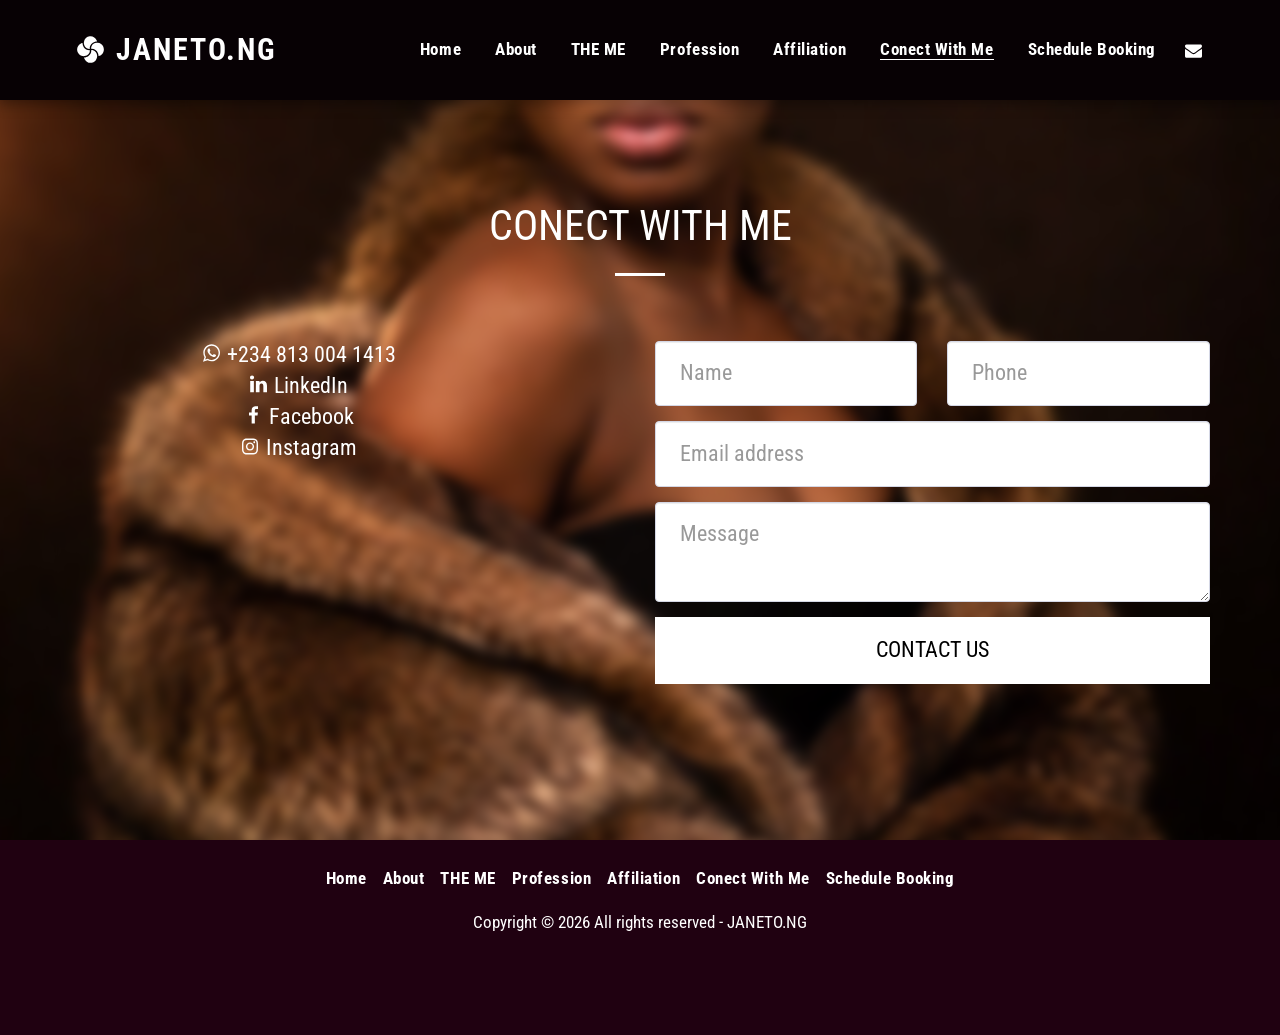
<file: public_html/conect-with-me/index.html>
<!DOCTYPE html>
<html lang="en" class="no-js inner">
<head>
<meta charset="utf-8">
<meta name="viewport" content="width=device-width, initial-scale=1">
<title>Conect with me - JANETO.NG</title>
<meta name="description" content="JANETO.NG - Behinde the name. A glimpse into my story, values, and the journey that makes me who I am.">
<meta property="og:title" content="Conect with me - JANETO.NG">
<meta property="og:description" content="JANETO.NG - Behinde the name. A glimpse into my story, values, and the journey that makes me who I am.">
<meta property="og:image" content="../assets/img/janet/brown-beaded-suit.jpg">
<meta name="theme-color" content="#070104">
<link rel="icon" type="image/svg+xml" href="../assets/icons/favicon.svg">
<link rel="preload" href="../assets/fonts/roboto-condensed-latin-normal.woff2" as="font" type="font/woff2" crossorigin>
<link rel="stylesheet" href="../assets/css/fonts.css">
<link rel="stylesheet" href="../assets/css/style.css">
</head>
<body>

<nav id="mainNav" class="is-inner">
  <div class="nav-container">
    <a href="../" class="brand"><i class="ico ico-brand brand-icon" aria-hidden="true"></i><span class="website-name">JANETO.NG</span></a>
    <div class="nav-right">
      <ul class="navPages"><li><a href="../"><span>Home</span></a></li><li><a href="../about/"><span>About</span></a></li><li><a href="../the-me/"><span>THE ME</span></a></li><li><a href="../profession/"><span>Profession</span></a></li><li><a href="../affiliation/"><span>Affiliation</span></a></li><li class="active"><a href="../conect-with-me/"><span>Conect with me</span></a></li><li><a href="../schedule-booking-1/"><span>Schedule Booking</span></a></li><li class="nav-more" hidden><a href="#" aria-haspopup="true" aria-expanded="false"><span>More</span> <i class="ico ico-caret-down" aria-hidden="true"></i></a><ul class="nav-dropdown"></ul></li></ul>
      <ul class="navActions">
        <li><a href="#" class="js-open-email" aria-label="Email"><i class="ico ico-envelope" aria-hidden="true"></i></a></li>
      </ul>
    </div>
  </div>
</nav>
<nav id="mainNavMobile">
  <div class="m-left"><a href="#" class="js-open-menu" aria-label="Open menu"><i class="ico ico-bars" aria-hidden="true"></i></a></div>
  <a href="../" class="brand"><i class="ico ico-brand brand-icon" aria-hidden="true"></i><span class="website-name">JANETO.NG</span></a>
  <div class="m-right"><a href="#" class="js-open-email" aria-label="Email"><i class="ico ico-envelope" aria-hidden="true"></i></a></div>
</nav>
<div id="popupMenu" class="popup popup-menu" aria-hidden="true">
  <div class="popup-cover"></div>
  <button type="button" class="popup-close left js-close" aria-label="Close"><i class="ico ico-times" aria-hidden="true"></i></button>
  <div class="popup-content">
    <ul class="popup-nav"><li><a href="../"><span>Home</span></a></li><li><a href="../about/"><span>About</span></a></li><li><a href="../the-me/"><span>THE ME</span></a></li><li><a href="../profession/"><span>Profession</span></a></li><li><a href="../affiliation/"><span>Affiliation</span></a></li><li class="active"><a href="../conect-with-me/"><span>Conect with me</span></a></li><li><a href="../schedule-booking-1/"><span>Schedule Booking</span></a></li></ul>
    <div class="popup-actions">
      <a href="#" class="js-open-email" aria-label="Email"><i class="ico ico-envelope" aria-hidden="true"></i></a>
    </div>
  </div>
</div>
<div id="popupEmail" class="popup popup-email" aria-hidden="true">
  <div class="popup-cover"></div>
  <button type="button" class="popup-close js-close" aria-label="Close"><i class="ico ico-times" aria-hidden="true"></i></button>
  <div class="popup-content">
    <div class="email-box">
      <h3>Contact Us</h3>
      <p>Fill out the form or send a direct email to: <a href="mailto:ovationsglam@gmail.com">ovationsglam@gmail.com</a></p>
      <form class="js-mail-form" novalidate data-subject="Website enquiry" data-form="popup" action="../send-mail.php" method="post">
        <div class="form-2col">
          <div class="form-group"><label>Full Name</label><input type="text" name="name" data-label="Full Name" placeholder="Full Name" class="form-control" required></div>
          <div class="form-group"><label>Email address</label><input type="text" name="email" data-label="Email" placeholder="Email address" class="form-control" required data-email></div>
        </div>
        <div class="form-group"><label>Description</label><textarea class="form-control" name="message" data-label="Description" rows="4" placeholder="Description"></textarea></div>
        <div class="hp-field" aria-hidden="true"><input type="text" name="website" tabindex="-1" autocomplete="off"></div>
        <button type="submit" class="btn btn-primary btn-block">Send</button>
        <p class="form-note" role="status" hidden></p>
      </form>
    </div>
  </div>
</div>
<main id="content">
<section id="section-6aaf15894ff4c" class="mod mod-contact inner">
  <div class="contact-bg" style="background-image:url(../assets/img/janet/fur-portrait.jpg)"></div>
  <div class="container mod-title" data-aos="fade-up">
          <h2 class="mod-header" id="section-6aaf15894ff4c-title">Conect with me</h2>
          <hr class="small">
  </div>
  <div class="contact-content" data-aos="fade-up">
    <div class="container">
      <div class="contact-row">
        <div class="contact-details">
          <ul class="list-unstyled contact-social">
            <li><a href="https://wa.me/2348130041413" target="_blank" rel="noopener"><i class="ico ico-whatsapp" aria-hidden="true"></i><span dir="ltr">+234 813 004 1413</span></a></li>
            <li><a href="https://www.linkedin.com/in/janet-o-oyeaalume-ab993a23b" target="_blank" rel="noopener"><i class="ico ico-linkedin" aria-hidden="true"></i>LinkedIn</a></li>
            <li><a href="https://www.facebook.com/share/1ExdSBECvL/" target="_blank" rel="noopener"><i class="ico ico-facebook" aria-hidden="true"></i>Facebook</a></li>
            <li><a href="https://www.instagram.com/janet_oyeaalume_o" target="_blank" rel="noopener"><i class="ico ico-instagram" aria-hidden="true"></i>Instagram</a></li>
          </ul>
        </div>
        <form class="contact-form js-mail-form" novalidate data-subject="Website contact form" data-form="section" action="../send-mail.php" method="post">
          <div class="form-2col">
            <div class="form-group"><input type="text" name="name" data-label="Name" placeholder="Name" class="form-control" required></div>
            <div class="form-group"><input type="text" name="phone" data-label="Phone" placeholder="Phone" class="form-control" data-phone></div>
          </div>
          <div class="form-group"><input type="text" name="email" data-label="Email" placeholder="Email address" class="form-control" required data-email></div>
          <div class="form-group"><textarea class="form-control" name="message" data-label="Message" placeholder="Message"></textarea></div>
          <div class="hp-field" aria-hidden="true"><input type="text" name="website" tabindex="-1" autocomplete="off"></div>
          <button type="submit" class="btn btn-contact">Contact Us</button>
          <p class="form-note" role="status" hidden></p>
        </form>
      </div>
    </div>
  </div>
</section>
</main>

<footer class="global_footer">
  <div class="part1">
    <div><ul class="navPages"><li><a href="../"><span>Home</span></a></li><li><a href="../about/"><span>About</span></a></li><li><a href="../the-me/"><span>THE ME</span></a></li><li><a href="../profession/"><span>Profession</span></a></li><li><a href="../affiliation/"><span>Affiliation</span></a></li><li class="active"><a href="../conect-with-me/"><span>Conect with me</span></a></li><li><a href="../schedule-booking-1/"><span>Schedule Booking</span></a></li><li class="footer-more"><a href="#" aria-haspopup="true" aria-expanded="false"><span>More</span> <i class="ico ico-caret-down" aria-hidden="true"></i></a><ul class="footer-dropdown"><li><a href="../profession/"><span>Profession</span></a></li><li><a href="../affiliation/"><span>Affiliation</span></a></li><li class="active"><a href="../conect-with-me/"><span>Conect with me</span></a></li><li><a href="../schedule-booking-1/"><span>Schedule Booking</span></a></li></ul></li></ul></div>
    <div>Copyright © 2026 All rights reserved - <span>JANETO.NG</span></div>
  </div>
</footer>
<script src="../assets/js/main.js" defer></script>
</body>
</html>
</file>
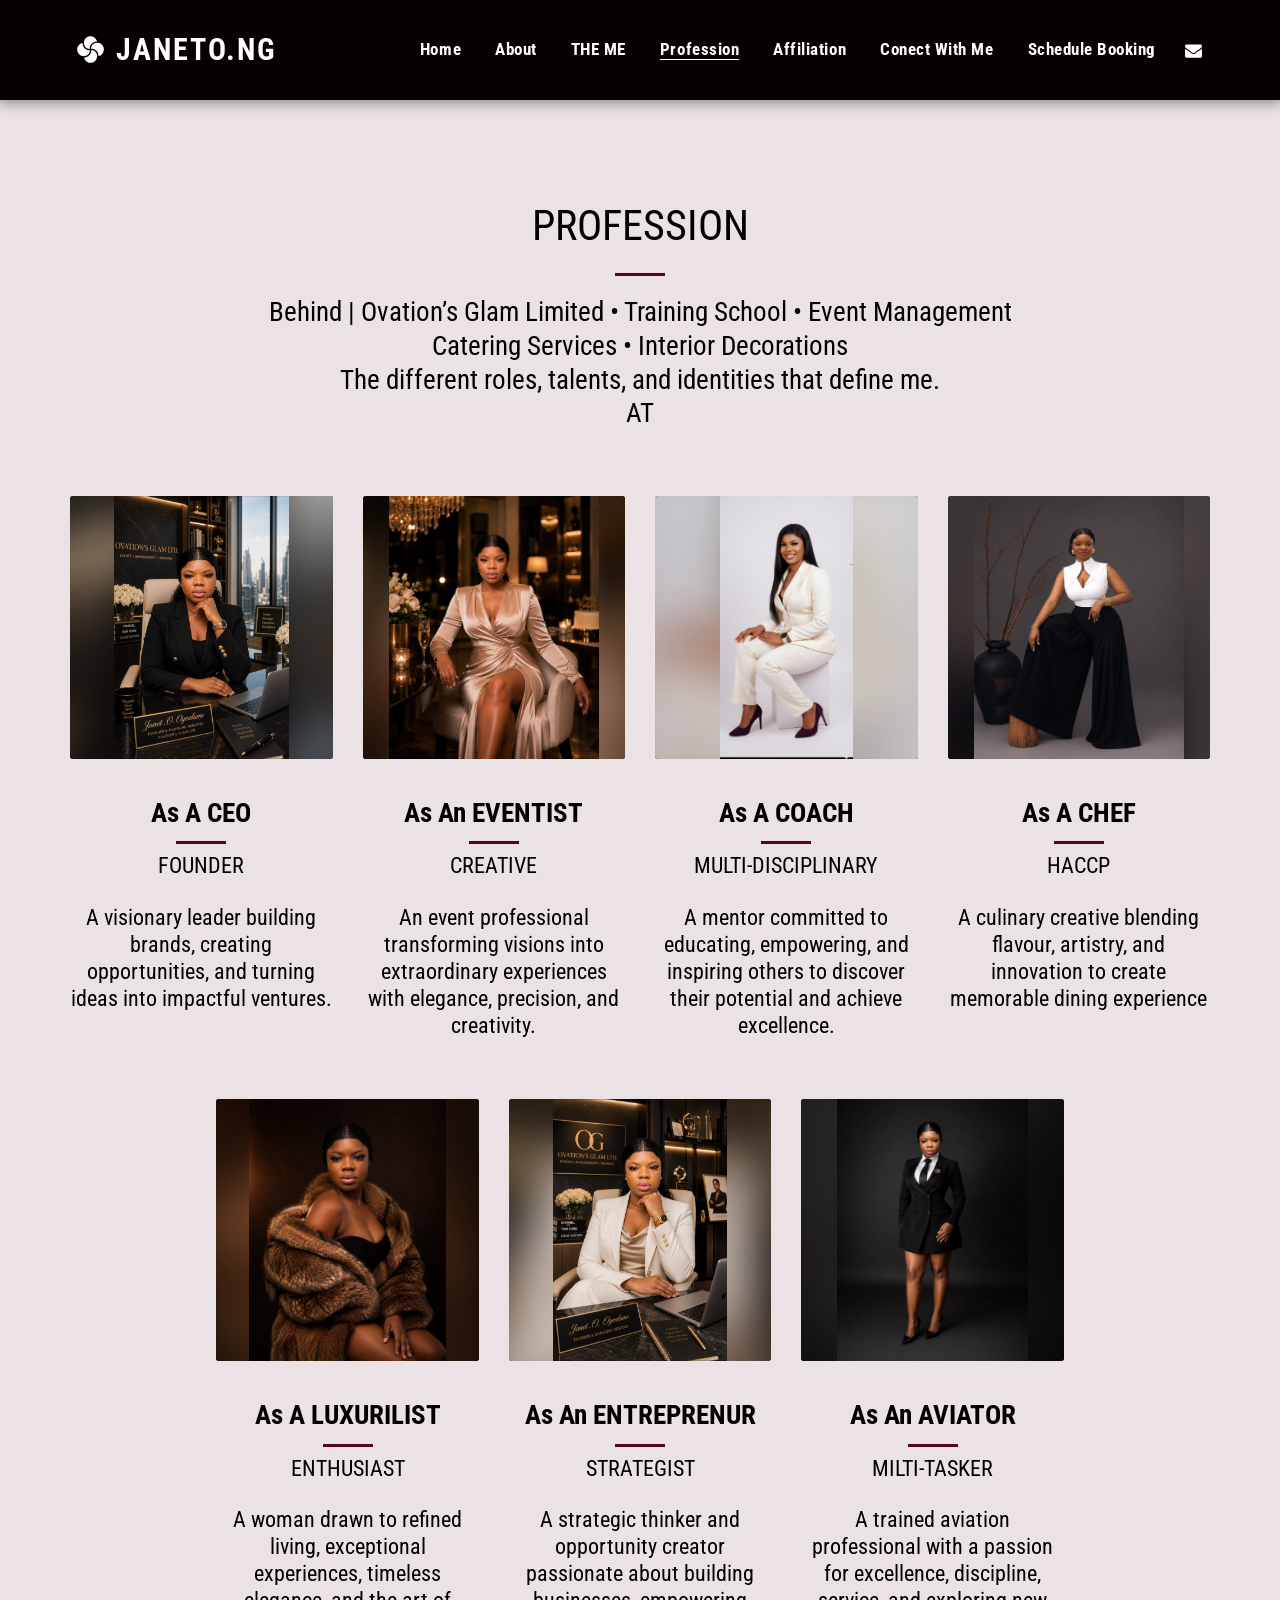
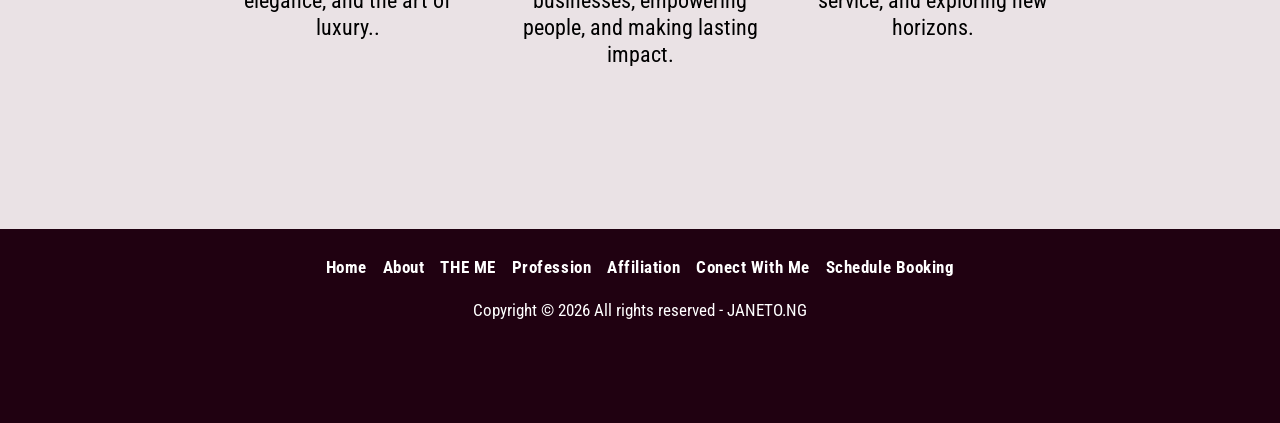
<file: public_html/profession/index.html>
<!DOCTYPE html>
<html lang="en" class="no-js inner">
<head>
<meta charset="utf-8">
<meta name="viewport" content="width=device-width, initial-scale=1">
<title>Profession - JANETO.NG</title>
<meta name="description" content="JANETO.NG - Behinde the name. A glimpse into my story, values, and the journey that makes me who I am.">
<meta property="og:title" content="Profession - JANETO.NG">
<meta property="og:description" content="JANETO.NG - Behinde the name. A glimpse into my story, values, and the journey that makes me who I am.">
<meta property="og:image" content="../assets/img/janet/brown-beaded-suit.jpg">
<meta name="theme-color" content="#070104">
<link rel="icon" type="image/svg+xml" href="../assets/icons/favicon.svg">
<link rel="preload" href="../assets/fonts/roboto-condensed-latin-normal.woff2" as="font" type="font/woff2" crossorigin>
<link rel="stylesheet" href="../assets/css/fonts.css">
<link rel="stylesheet" href="../assets/css/style.css">
</head>
<body>

<nav id="mainNav" class="is-inner">
  <div class="nav-container">
    <a href="../" class="brand"><i class="ico ico-brand brand-icon" aria-hidden="true"></i><span class="website-name">JANETO.NG</span></a>
    <div class="nav-right">
      <ul class="navPages"><li><a href="../"><span>Home</span></a></li><li><a href="../about/"><span>About</span></a></li><li><a href="../the-me/"><span>THE ME</span></a></li><li class="active"><a href="../profession/"><span>Profession</span></a></li><li><a href="../affiliation/"><span>Affiliation</span></a></li><li><a href="../conect-with-me/"><span>Conect with me</span></a></li><li><a href="../schedule-booking-1/"><span>Schedule Booking</span></a></li><li class="nav-more" hidden><a href="#" aria-haspopup="true" aria-expanded="false"><span>More</span> <i class="ico ico-caret-down" aria-hidden="true"></i></a><ul class="nav-dropdown"></ul></li></ul>
      <ul class="navActions">
        <li><a href="#" class="js-open-email" aria-label="Email"><i class="ico ico-envelope" aria-hidden="true"></i></a></li>
      </ul>
    </div>
  </div>
</nav>
<nav id="mainNavMobile">
  <div class="m-left"><a href="#" class="js-open-menu" aria-label="Open menu"><i class="ico ico-bars" aria-hidden="true"></i></a></div>
  <a href="../" class="brand"><i class="ico ico-brand brand-icon" aria-hidden="true"></i><span class="website-name">JANETO.NG</span></a>
  <div class="m-right"><a href="#" class="js-open-email" aria-label="Email"><i class="ico ico-envelope" aria-hidden="true"></i></a></div>
</nav>
<div id="popupMenu" class="popup popup-menu" aria-hidden="true">
  <div class="popup-cover"></div>
  <button type="button" class="popup-close left js-close" aria-label="Close"><i class="ico ico-times" aria-hidden="true"></i></button>
  <div class="popup-content">
    <ul class="popup-nav"><li><a href="../"><span>Home</span></a></li><li><a href="../about/"><span>About</span></a></li><li><a href="../the-me/"><span>THE ME</span></a></li><li class="active"><a href="../profession/"><span>Profession</span></a></li><li><a href="../affiliation/"><span>Affiliation</span></a></li><li><a href="../conect-with-me/"><span>Conect with me</span></a></li><li><a href="../schedule-booking-1/"><span>Schedule Booking</span></a></li></ul>
    <div class="popup-actions">
      <a href="#" class="js-open-email" aria-label="Email"><i class="ico ico-envelope" aria-hidden="true"></i></a>
    </div>
  </div>
</div>
<div id="popupEmail" class="popup popup-email" aria-hidden="true">
  <div class="popup-cover"></div>
  <button type="button" class="popup-close js-close" aria-label="Close"><i class="ico ico-times" aria-hidden="true"></i></button>
  <div class="popup-content">
    <div class="email-box">
      <h3>Contact Us</h3>
      <p>Fill out the form or send a direct email to: <a href="mailto:ovationsglam@gmail.com">ovationsglam@gmail.com</a></p>
      <form class="js-mail-form" novalidate data-subject="Website enquiry" data-form="popup" action="../send-mail.php" method="post">
        <div class="form-2col">
          <div class="form-group"><label>Full Name</label><input type="text" name="name" data-label="Full Name" placeholder="Full Name" class="form-control" required></div>
          <div class="form-group"><label>Email address</label><input type="text" name="email" data-label="Email" placeholder="Email address" class="form-control" required data-email></div>
        </div>
        <div class="form-group"><label>Description</label><textarea class="form-control" name="message" data-label="Description" rows="4" placeholder="Description"></textarea></div>
        <div class="hp-field" aria-hidden="true"><input type="text" name="website" tabindex="-1" autocomplete="off"></div>
        <button type="submit" class="btn btn-primary btn-block">Send</button>
        <p class="form-note" role="status" hidden></p>
      </form>
    </div>
  </div>
</div>
<main id="content">
<section id="section-6ab3d41226e7b" class="mod mod-team bg-primary">
  <div class="container mod-title" data-aos="fade-up">
          <h2 class="mod-header" id="section-6ab3d41226e7b-title">Profession</h2>
          <hr class="small">
          <h4 class="mod-slogan">Behind | Ovation’s Glam Limited  • Training School • Event Management
Catering Services • Interior Decorations
 The different roles, talents, and identities that define me.
AT</h4>
  </div>
  <div class="container" data-aos="fade-up">
    <div class="team-row">
      <div class="team-col">
        <div class="team-member">
          <div class="team-image photo-fit" role="img" aria-label="As A CEO"><div class="photo-blur" style="background-image:url(../assets/img/janet/office-black-blazer.jpg)"></div><div class="photo-full" style="background-image:url(../assets/img/janet/office-black-blazer.jpg)"></div></div>
          <div class="team-details">
            <h4 class="member-name">As A CEO</h4>
            <p class="position">FOUNDER</p>
            <p class="desc">A visionary leader building brands, creating opportunities, and turning ideas into impactful ventures.</p>
          </div>
        </div>
      </div>
      <div class="team-col">
        <div class="team-member">
          <div class="team-image photo-fit" role="img" aria-label="As An EVENTIST"><div class="photo-blur" style="background-image:url(../assets/img/janet/champagne-satin-evening.jpg)"></div><div class="photo-full" style="background-image:url(../assets/img/janet/champagne-satin-evening.jpg)"></div></div>
          <div class="team-details">
            <h4 class="member-name">As An EVENTIST</h4>
            <p class="position">CREATIVE</p>
            <p class="desc">An event professional transforming visions into extraordinary experiences with elegance, precision, and creativity.</p>
          </div>
        </div>
      </div>
      <div class="team-col">
        <div class="team-member">
          <div class="team-image photo-fit" role="img" aria-label="As A COACH"><div class="photo-blur" style="background-image:url(../assets/img/janet/ivory-suit-seated.jpg)"></div><div class="photo-full" style="background-image:url(../assets/img/janet/ivory-suit-seated.jpg)"></div></div>
          <div class="team-details">
            <h4 class="member-name">As A COACH</h4>
            <p class="position">MULTI-DISCIPLINARY</p>
            <p class="desc">A mentor committed to educating, empowering, and inspiring others to discover their potential and achieve excellence.</p>
          </div>
        </div>
      </div>
      <div class="team-col">
        <div class="team-member">
          <div class="team-image photo-fit" role="img" aria-label="As A CHEF"><div class="photo-blur" style="background-image:url(../assets/img/janet/white-top-palazzo.jpg)"></div><div class="photo-full" style="background-image:url(../assets/img/janet/white-top-palazzo.jpg)"></div></div>
          <div class="team-details">
            <h4 class="member-name">As A CHEF</h4>
            <p class="position">HACCP</p>
            <p class="desc">A culinary creative blending flavour, artistry, and innovation to create memorable dining experience</p>
          </div>
        </div>
      </div>
      <div class="team-col">
        <div class="team-member">
          <div class="team-image photo-fit" role="img" aria-label="As A LUXURILIST"><div class="photo-blur" style="background-image:url(../assets/img/janet/fur-portrait.jpg)"></div><div class="photo-full" style="background-image:url(../assets/img/janet/fur-portrait.jpg)"></div></div>
          <div class="team-details">
            <h4 class="member-name">As A LUXURILIST</h4>
            <p class="position">ENTHUSIAST</p>
            <p class="desc">A woman drawn to refined living, exceptional experiences, timeless elegance, and the art of luxury..</p>
          </div>
        </div>
      </div>
      <div class="team-col">
        <div class="team-member">
          <div class="team-image photo-fit" role="img" aria-label="As An ENTREPRENUR"><div class="photo-blur" style="background-image:url(../assets/img/janet/office-ivory-suit.jpg)"></div><div class="photo-full" style="background-image:url(../assets/img/janet/office-ivory-suit.jpg)"></div></div>
          <div class="team-details">
            <h4 class="member-name">As An ENTREPRENUR</h4>
            <p class="position">STRATEGIST</p>
            <p class="desc">A strategic thinker and opportunity creator passionate about building businesses, empowering people, and making lasting impact.</p>
          </div>
        </div>
      </div>
      <div class="team-col">
        <div class="team-member">
          <div class="team-image photo-fit" role="img" aria-label="As An AVIATOR"><div class="photo-blur" style="background-image:url(../assets/img/janet/black-blazer-dress.jpg)"></div><div class="photo-full" style="background-image:url(../assets/img/janet/black-blazer-dress.jpg)"></div></div>
          <div class="team-details">
            <h4 class="member-name">As An AVIATOR</h4>
            <p class="position">MILTI-TASKER</p>
            <p class="desc">A trained aviation professional with a passion for excellence, discipline, service, and exploring new horizons.</p>
          </div>
        </div>
      </div>
    </div>
  </div>
</section>
</main>

<footer class="global_footer">
  <div class="part1">
    <div><ul class="navPages"><li><a href="../"><span>Home</span></a></li><li><a href="../about/"><span>About</span></a></li><li><a href="../the-me/"><span>THE ME</span></a></li><li class="active"><a href="../profession/"><span>Profession</span></a></li><li><a href="../affiliation/"><span>Affiliation</span></a></li><li><a href="../conect-with-me/"><span>Conect with me</span></a></li><li><a href="../schedule-booking-1/"><span>Schedule Booking</span></a></li><li class="footer-more"><a href="#" aria-haspopup="true" aria-expanded="false"><span>More</span> <i class="ico ico-caret-down" aria-hidden="true"></i></a><ul class="footer-dropdown"><li class="active"><a href="../profession/"><span>Profession</span></a></li><li><a href="../affiliation/"><span>Affiliation</span></a></li><li><a href="../conect-with-me/"><span>Conect with me</span></a></li><li><a href="../schedule-booking-1/"><span>Schedule Booking</span></a></li></ul></li></ul></div>
    <div>Copyright © 2026 All rights reserved - <span>JANETO.NG</span></div>
  </div>
</footer>
<script src="../assets/js/main.js" defer></script>
</body>
</html>
</file>
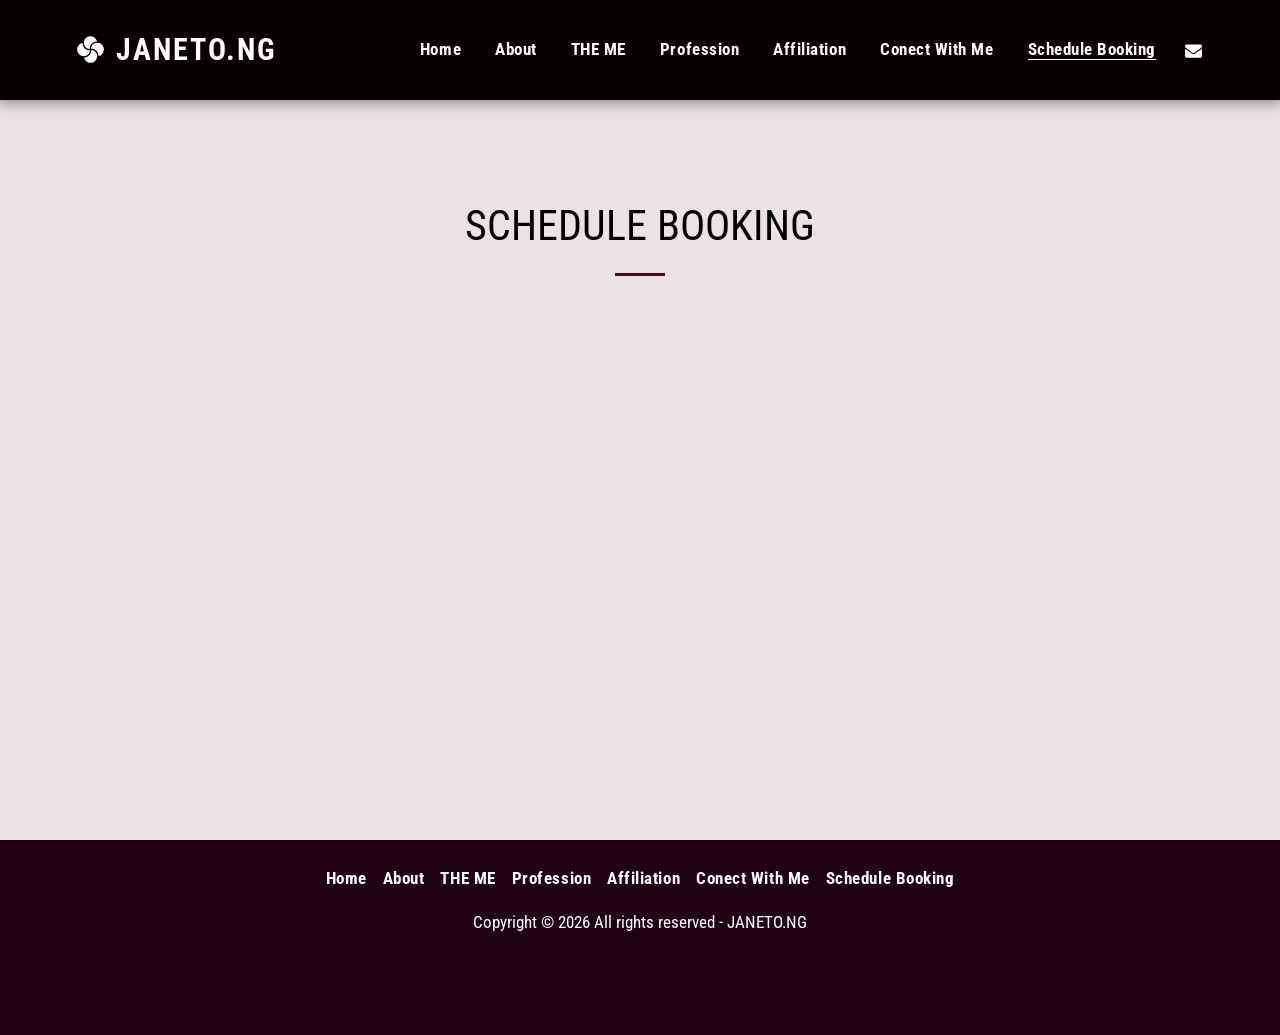
<file: public_html/schedule-booking-1/index.html>
<!DOCTYPE html>
<html lang="en" class="no-js inner">
<head>
<meta charset="utf-8">
<meta name="viewport" content="width=device-width, initial-scale=1">
<title>Schedule Booking - JANETO.NG</title>
<meta name="description" content="JANETO.NG - Behinde the name. A glimpse into my story, values, and the journey that makes me who I am.">
<meta property="og:title" content="Schedule Booking - JANETO.NG">
<meta property="og:description" content="JANETO.NG - Behinde the name. A glimpse into my story, values, and the journey that makes me who I am.">
<meta property="og:image" content="../assets/img/janet/brown-beaded-suit.jpg">
<meta name="theme-color" content="#070104">
<link rel="icon" type="image/svg+xml" href="../assets/icons/favicon.svg">
<link rel="preload" href="../assets/fonts/roboto-condensed-latin-normal.woff2" as="font" type="font/woff2" crossorigin>
<link rel="stylesheet" href="../assets/css/fonts.css">
<link rel="stylesheet" href="../assets/css/style.css">
</head>
<body>

<nav id="mainNav" class="is-inner">
  <div class="nav-container">
    <a href="../" class="brand"><i class="ico ico-brand brand-icon" aria-hidden="true"></i><span class="website-name">JANETO.NG</span></a>
    <div class="nav-right">
      <ul class="navPages"><li><a href="../"><span>Home</span></a></li><li><a href="../about/"><span>About</span></a></li><li><a href="../the-me/"><span>THE ME</span></a></li><li><a href="../profession/"><span>Profession</span></a></li><li><a href="../affiliation/"><span>Affiliation</span></a></li><li><a href="../conect-with-me/"><span>Conect with me</span></a></li><li class="active"><a href="../schedule-booking-1/"><span>Schedule Booking</span></a></li><li class="nav-more" hidden><a href="#" aria-haspopup="true" aria-expanded="false"><span>More</span> <i class="ico ico-caret-down" aria-hidden="true"></i></a><ul class="nav-dropdown"></ul></li></ul>
      <ul class="navActions">
        <li><a href="#" class="js-open-email" aria-label="Email"><i class="ico ico-envelope" aria-hidden="true"></i></a></li>
      </ul>
    </div>
  </div>
</nav>
<nav id="mainNavMobile">
  <div class="m-left"><a href="#" class="js-open-menu" aria-label="Open menu"><i class="ico ico-bars" aria-hidden="true"></i></a></div>
  <a href="../" class="brand"><i class="ico ico-brand brand-icon" aria-hidden="true"></i><span class="website-name">JANETO.NG</span></a>
  <div class="m-right"><a href="#" class="js-open-email" aria-label="Email"><i class="ico ico-envelope" aria-hidden="true"></i></a></div>
</nav>
<div id="popupMenu" class="popup popup-menu" aria-hidden="true">
  <div class="popup-cover"></div>
  <button type="button" class="popup-close left js-close" aria-label="Close"><i class="ico ico-times" aria-hidden="true"></i></button>
  <div class="popup-content">
    <ul class="popup-nav"><li><a href="../"><span>Home</span></a></li><li><a href="../about/"><span>About</span></a></li><li><a href="../the-me/"><span>THE ME</span></a></li><li><a href="../profession/"><span>Profession</span></a></li><li><a href="../affiliation/"><span>Affiliation</span></a></li><li><a href="../conect-with-me/"><span>Conect with me</span></a></li><li class="active"><a href="../schedule-booking-1/"><span>Schedule Booking</span></a></li></ul>
    <div class="popup-actions">
      <a href="#" class="js-open-email" aria-label="Email"><i class="ico ico-envelope" aria-hidden="true"></i></a>
    </div>
  </div>
</div>
<div id="popupEmail" class="popup popup-email" aria-hidden="true">
  <div class="popup-cover"></div>
  <button type="button" class="popup-close js-close" aria-label="Close"><i class="ico ico-times" aria-hidden="true"></i></button>
  <div class="popup-content">
    <div class="email-box">
      <h3>Contact Us</h3>
      <p>Fill out the form or send a direct email to: <a href="mailto:ovationsglam@gmail.com">ovationsglam@gmail.com</a></p>
      <form class="js-mail-form" novalidate data-subject="Website enquiry" data-form="popup" action="../send-mail.php" method="post">
        <div class="form-2col">
          <div class="form-group"><label>Full Name</label><input type="text" name="name" data-label="Full Name" placeholder="Full Name" class="form-control" required></div>
          <div class="form-group"><label>Email address</label><input type="text" name="email" data-label="Email" placeholder="Email address" class="form-control" required data-email></div>
        </div>
        <div class="form-group"><label>Description</label><textarea class="form-control" name="message" data-label="Description" rows="4" placeholder="Description"></textarea></div>
        <div class="hp-field" aria-hidden="true"><input type="text" name="website" tabindex="-1" autocomplete="off"></div>
        <button type="submit" class="btn btn-primary btn-block">Send</button>
        <p class="form-note" role="status" hidden></p>
      </form>
    </div>
  </div>
</div>
<main id="content">
<section id="section-6ab6501e7ef5f" class="mod mod-booking bg-primary">
  <div class="container mod-title" data-aos="fade-up">
          <h2 class="mod-header" id="section-6ab6501e7ef5f-title">Schedule Booking</h2>
          <hr class="small">
  </div>
  <div class="container booking-content" data-aos="fade-up">
    <!-- The original SITE123 booking module renders no services here; online booking needs a backend. -->
  </div>
</section>
</main>

<footer class="global_footer">
  <div class="part1">
    <div><ul class="navPages"><li><a href="../"><span>Home</span></a></li><li><a href="../about/"><span>About</span></a></li><li><a href="../the-me/"><span>THE ME</span></a></li><li><a href="../profession/"><span>Profession</span></a></li><li><a href="../affiliation/"><span>Affiliation</span></a></li><li><a href="../conect-with-me/"><span>Conect with me</span></a></li><li class="active"><a href="../schedule-booking-1/"><span>Schedule Booking</span></a></li><li class="footer-more"><a href="#" aria-haspopup="true" aria-expanded="false"><span>More</span> <i class="ico ico-caret-down" aria-hidden="true"></i></a><ul class="footer-dropdown"><li><a href="../profession/"><span>Profession</span></a></li><li><a href="../affiliation/"><span>Affiliation</span></a></li><li><a href="../conect-with-me/"><span>Conect with me</span></a></li><li class="active"><a href="../schedule-booking-1/"><span>Schedule Booking</span></a></li></ul></li></ul></div>
    <div>Copyright © 2026 All rights reserved - <span>JANETO.NG</span></div>
  </div>
</footer>
<script src="../assets/js/main.js" defer></script>
</body>
</html>
</file>
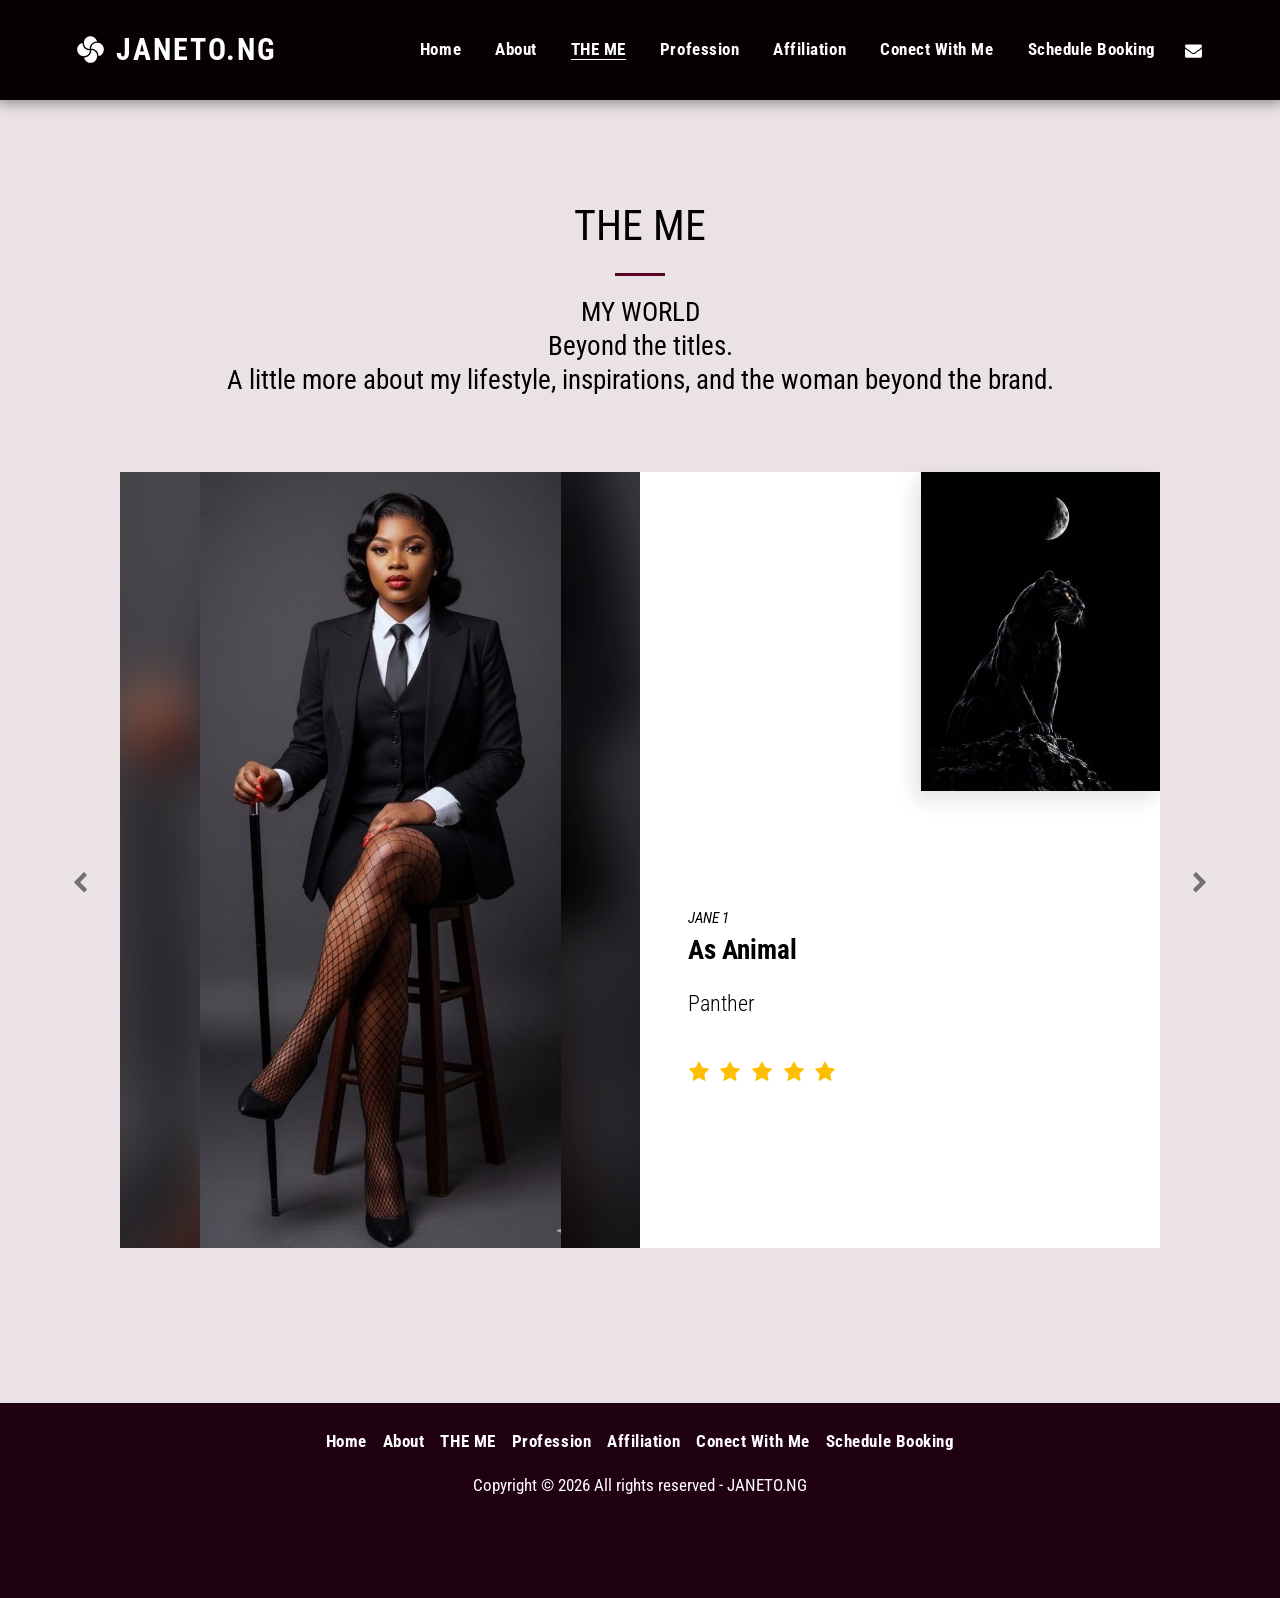
<file: public_html/the-me/index.html>
<!DOCTYPE html>
<html lang="en" class="no-js inner">
<head>
<meta charset="utf-8">
<meta name="viewport" content="width=device-width, initial-scale=1">
<title>THE ME - JANETO.NG</title>
<meta name="description" content="JANETO.NG - Behinde the name. A glimpse into my story, values, and the journey that makes me who I am.">
<meta property="og:title" content="THE ME - JANETO.NG">
<meta property="og:description" content="JANETO.NG - Behinde the name. A glimpse into my story, values, and the journey that makes me who I am.">
<meta property="og:image" content="../assets/img/janet/brown-beaded-suit.jpg">
<meta name="theme-color" content="#070104">
<link rel="icon" type="image/svg+xml" href="../assets/icons/favicon.svg">
<link rel="preload" href="../assets/fonts/roboto-condensed-latin-normal.woff2" as="font" type="font/woff2" crossorigin>
<link rel="stylesheet" href="../assets/css/fonts.css">
<link rel="stylesheet" href="../assets/css/style.css">
</head>
<body>

<nav id="mainNav" class="is-inner">
  <div class="nav-container">
    <a href="../" class="brand"><i class="ico ico-brand brand-icon" aria-hidden="true"></i><span class="website-name">JANETO.NG</span></a>
    <div class="nav-right">
      <ul class="navPages"><li><a href="../"><span>Home</span></a></li><li><a href="../about/"><span>About</span></a></li><li class="active"><a href="../the-me/"><span>THE ME</span></a></li><li><a href="../profession/"><span>Profession</span></a></li><li><a href="../affiliation/"><span>Affiliation</span></a></li><li><a href="../conect-with-me/"><span>Conect with me</span></a></li><li><a href="../schedule-booking-1/"><span>Schedule Booking</span></a></li><li class="nav-more" hidden><a href="#" aria-haspopup="true" aria-expanded="false"><span>More</span> <i class="ico ico-caret-down" aria-hidden="true"></i></a><ul class="nav-dropdown"></ul></li></ul>
      <ul class="navActions">
        <li><a href="#" class="js-open-email" aria-label="Email"><i class="ico ico-envelope" aria-hidden="true"></i></a></li>
      </ul>
    </div>
  </div>
</nav>
<nav id="mainNavMobile">
  <div class="m-left"><a href="#" class="js-open-menu" aria-label="Open menu"><i class="ico ico-bars" aria-hidden="true"></i></a></div>
  <a href="../" class="brand"><i class="ico ico-brand brand-icon" aria-hidden="true"></i><span class="website-name">JANETO.NG</span></a>
  <div class="m-right"><a href="#" class="js-open-email" aria-label="Email"><i class="ico ico-envelope" aria-hidden="true"></i></a></div>
</nav>
<div id="popupMenu" class="popup popup-menu" aria-hidden="true">
  <div class="popup-cover"></div>
  <button type="button" class="popup-close left js-close" aria-label="Close"><i class="ico ico-times" aria-hidden="true"></i></button>
  <div class="popup-content">
    <ul class="popup-nav"><li><a href="../"><span>Home</span></a></li><li><a href="../about/"><span>About</span></a></li><li class="active"><a href="../the-me/"><span>THE ME</span></a></li><li><a href="../profession/"><span>Profession</span></a></li><li><a href="../affiliation/"><span>Affiliation</span></a></li><li><a href="../conect-with-me/"><span>Conect with me</span></a></li><li><a href="../schedule-booking-1/"><span>Schedule Booking</span></a></li></ul>
    <div class="popup-actions">
      <a href="#" class="js-open-email" aria-label="Email"><i class="ico ico-envelope" aria-hidden="true"></i></a>
    </div>
  </div>
</div>
<div id="popupEmail" class="popup popup-email" aria-hidden="true">
  <div class="popup-cover"></div>
  <button type="button" class="popup-close js-close" aria-label="Close"><i class="ico ico-times" aria-hidden="true"></i></button>
  <div class="popup-content">
    <div class="email-box">
      <h3>Contact Us</h3>
      <p>Fill out the form or send a direct email to: <a href="mailto:ovationsglam@gmail.com">ovationsglam@gmail.com</a></p>
      <form class="js-mail-form" novalidate data-subject="Website enquiry" data-form="popup" action="../send-mail.php" method="post">
        <div class="form-2col">
          <div class="form-group"><label>Full Name</label><input type="text" name="name" data-label="Full Name" placeholder="Full Name" class="form-control" required></div>
          <div class="form-group"><label>Email address</label><input type="text" name="email" data-label="Email" placeholder="Email address" class="form-control" required data-email></div>
        </div>
        <div class="form-group"><label>Description</label><textarea class="form-control" name="message" data-label="Description" rows="4" placeholder="Description"></textarea></div>
        <div class="hp-field" aria-hidden="true"><input type="text" name="website" tabindex="-1" autocomplete="off"></div>
        <button type="submit" class="btn btn-primary btn-block">Send</button>
        <p class="form-note" role="status" hidden></p>
      </form>
    </div>
  </div>
</div>
<main id="content">
<section id="section-6aaf15893ee7f" class="mod mod-theme bg-primary">
  <div class="container mod-title" data-aos="fade-up">
          <h2 class="mod-header" id="section-6aaf15893ee7f-title">THE ME</h2>
          <hr class="small">
          <h4 class="mod-slogan">MY WORLD
Beyond the titles.
A little more about my lifestyle, inspirations, and the woman beyond the brand.</h4>
  </div>
  <div class="container" data-aos="fade-up">
    <div class="t-carousel" data-interval="10000">
      <div class="t-inner">
          <div class="t-item active">
            <blockquote><div class="t-card">
              <div class="t-image photo-fit" role="img" aria-label="Jane 1"><div class="photo-blur" style="background-image:url(../assets/img/janet/black-suit-cane.jpg)"></div><div class="photo-full" style="background-image:url(../assets/img/janet/black-suit-cane.jpg)"></div></div>
              <div class="t-statement has-pic">
                <div class="t-pic"><img src="../assets/img/the-me/panther.jpg" alt="Panther" title="Panther" loading="lazy"></div>
                <div class="t-text">
                <div class="t-wrap"><span class="t-title">Jane 1</span><div class="t-name"><h4>As Animal</h4></div></div>
                <p class="lead">Panther</p>
                <div class="rating"><i class="ico ico-star" aria-hidden="true"></i><i class="ico ico-star" aria-hidden="true"></i><i class="ico ico-star" aria-hidden="true"></i><i class="ico ico-star" aria-hidden="true"></i><i class="ico ico-star" aria-hidden="true"></i></div>
                </div>
              </div>
            </div></blockquote>
          </div>
          <div class="t-item">
            <blockquote><div class="t-card">
              <div class="t-image photo-fit" role="img" aria-label="Jane 2"><div class="photo-blur" style="background-image:url(../assets/img/janet/ivory-suit-seated.jpg)"></div><div class="photo-full" style="background-image:url(../assets/img/janet/ivory-suit-seated.jpg)"></div></div>
              <div class="t-statement has-pic">
                <div class="t-pic"><img src="../assets/img/the-me/ivory.jpg" alt="Ivory" title="Ivory" loading="lazy"></div>
                <div class="t-text">
                <div class="t-wrap"><span class="t-title">Jane 2</span><div class="t-name"><h4>As Colour</h4></div></div>
                <p class="lead">Ivory</p>
                <div class="rating"><i class="ico ico-star" aria-hidden="true"></i><i class="ico ico-star" aria-hidden="true"></i><i class="ico ico-star" aria-hidden="true"></i><i class="ico ico-star" aria-hidden="true"></i><i class="ico ico-star" aria-hidden="true"></i></div>
                </div>
              </div>
            </div></blockquote>
          </div>
          <div class="t-item">
            <blockquote><div class="t-card">
              <div class="t-image photo-fit" role="img" aria-label="Jane 3"><div class="photo-blur" style="background-image:url(../assets/img/janet/white-peplum-sofa.jpg)"></div><div class="photo-full" style="background-image:url(../assets/img/janet/white-peplum-sofa.jpg)"></div></div>
              <div class="t-statement has-pic">
                <div class="t-pic"><img src="../assets/img/the-me/spring.jpg" alt="Spring" title="Spring" loading="lazy"></div>
                <div class="t-text">
                <div class="t-wrap"><span class="t-title">Jane 3</span><div class="t-name"><h4>As Season</h4></div></div>
                <p class="lead">Spring</p>
                <div class="rating"><i class="ico ico-star" aria-hidden="true"></i><i class="ico ico-star" aria-hidden="true"></i><i class="ico ico-star" aria-hidden="true"></i><i class="ico ico-star" aria-hidden="true"></i><i class="ico ico-star" aria-hidden="true"></i></div>
                </div>
              </div>
            </div></blockquote>
          </div>
          <div class="t-item">
            <blockquote><div class="t-card">
              <div class="t-image photo-fit" role="img" aria-label="Jane 4"><div class="photo-blur" style="background-image:url(../assets/img/janet/white-shirt-denim-crop.jpg)"></div><div class="photo-full" style="background-image:url(../assets/img/janet/white-shirt-denim-crop.jpg)"></div></div>
              <div class="t-statement has-pic">
                <div class="t-pic"><img src="../assets/img/the-me/ocean-water.jpg" alt="Ocean Water" title="Ocean Water" loading="lazy"></div>
                <div class="t-text">
                <div class="t-wrap"><span class="t-title">Jane 4</span><div class="t-name"><h4>As Element</h4></div></div>
                <p class="lead">Ocean Water</p>
                <div class="rating"><i class="ico ico-star" aria-hidden="true"></i><i class="ico ico-star" aria-hidden="true"></i><i class="ico ico-star" aria-hidden="true"></i><i class="ico ico-star" aria-hidden="true"></i><i class="ico ico-star" aria-hidden="true"></i></div>
                </div>
              </div>
            </div></blockquote>
          </div>
          <div class="t-item">
            <blockquote><div class="t-card">
              <div class="t-image photo-fit" role="img" aria-label="Jane 5"><div class="photo-blur" style="background-image:url(../assets/img/janet/brown-beaded-suit.jpg)"></div><div class="photo-full" style="background-image:url(../assets/img/janet/brown-beaded-suit.jpg)"></div></div>
              <div class="t-statement has-pic">
                <div class="t-pic"><img src="../assets/img/the-me/cannapie.jpg" alt="Cannapie" title="Cannapie" loading="lazy"></div>
                <div class="t-text">
                <div class="t-wrap"><span class="t-title">Jane 5</span><div class="t-name"><h4>As Food</h4></div></div>
                <p class="lead">Cannapie</p>
                <div class="rating"><i class="ico ico-star" aria-hidden="true"></i><i class="ico ico-star" aria-hidden="true"></i><i class="ico ico-star" aria-hidden="true"></i><i class="ico ico-star" aria-hidden="true"></i><i class="ico ico-star" aria-hidden="true"></i></div>
                </div>
              </div>
            </div></blockquote>
          </div>
          <div class="t-item">
            <blockquote><div class="t-card">
              <div class="t-image photo-fit" role="img" aria-label="Jane 6"><div class="photo-blur" style="background-image:url(../assets/img/janet/red-blazer-staircase.jpg)"></div><div class="photo-full" style="background-image:url(../assets/img/janet/red-blazer-staircase.jpg)"></div></div>
              <div class="t-statement has-pic">
                <div class="t-pic"><img src="../assets/img/the-me/ruby-gem.jpg" alt="Ruby" title="Ruby" loading="lazy"></div>
                <div class="t-text">
                <div class="t-wrap"><span class="t-title">Jane 6</span><div class="t-name"><h4>As Mineral</h4></div></div>
                <p class="lead">Ruby</p>
                <div class="rating"><i class="ico ico-star" aria-hidden="true"></i><i class="ico ico-star" aria-hidden="true"></i><i class="ico ico-star" aria-hidden="true"></i><i class="ico ico-star" aria-hidden="true"></i><i class="ico ico-star" aria-hidden="true"></i></div>
                </div>
              </div>
            </div></blockquote>
          </div>
          <div class="t-item">
            <blockquote><div class="t-card">
              <div class="t-image photo-fit" role="img" aria-label="Jane 7"><div class="photo-blur" style="background-image:url(../assets/img/janet/fur-portrait.jpg)"></div><div class="photo-full" style="background-image:url(../assets/img/janet/fur-portrait.jpg)"></div></div>
              <div class="t-statement has-pic">
                <div class="t-pic"><img src="../assets/img/the-me/wild-emotions.jpg" alt="Wild Emotions" title="Wild Emotions" loading="lazy"></div>
                <div class="t-text">
                <div class="t-wrap"><span class="t-title">Jane 7</span><div class="t-name"><h4>As Weather</h4></div></div>
                <p class="lead">Wild Emotions</p>
                <div class="rating"><i class="ico ico-star" aria-hidden="true"></i><i class="ico ico-star" aria-hidden="true"></i><i class="ico ico-star" aria-hidden="true"></i><i class="ico ico-star" aria-hidden="true"></i><i class="ico ico-star" aria-hidden="true"></i></div>
                </div>
              </div>
            </div></blockquote>
          </div>
          <div class="t-item">
            <blockquote><div class="t-card">
              <div class="t-image photo-fit" role="img" aria-label="Jane 8"><div class="photo-blur" style="background-image:url(../assets/img/janet/curls-portrait.jpg)"></div><div class="photo-full" style="background-image:url(../assets/img/janet/curls-portrait.jpg)"></div></div>
              <div class="t-statement has-pic">
                <div class="t-pic"><img src="../assets/img/the-me/water-drop-sunrise.jpg" alt="Peaceful" title="Peaceful" loading="lazy"></div>
                <div class="t-text">
                <div class="t-wrap"><span class="t-title">Jane 8</span><div class="t-name"><h4>As Feeling</h4></div></div>
                <p class="lead">Peaceful</p>
                <div class="rating"><i class="ico ico-star" aria-hidden="true"></i><i class="ico ico-star" aria-hidden="true"></i><i class="ico ico-star" aria-hidden="true"></i><i class="ico ico-star" aria-hidden="true"></i><i class="ico ico-star" aria-hidden="true"></i></div>
                </div>
              </div>
            </div></blockquote>
          </div>
          <div class="t-item">
            <blockquote><div class="t-card">
              <div class="t-image photo-fit" role="img" aria-label="Jane 9"><div class="photo-blur" style="background-image:url(../assets/img/janet/black-suit-fur-chair-crop.jpg)"></div><div class="photo-full" style="background-image:url(../assets/img/janet/black-suit-fur-chair-crop.jpg)"></div></div>
              <div class="t-statement has-pic">
                <div class="t-pic"><img src="../assets/img/the-me/scorpio.jpg" alt="Scorpio" title="Scorpio" loading="lazy"></div>
                <div class="t-text">
                <div class="t-wrap"><span class="t-title">Jane 9</span><div class="t-name"><h4>As Zodiac Sign</h4></div></div>
                <p class="lead">Scorpio</p>
                <div class="rating"><i class="ico ico-star" aria-hidden="true"></i><i class="ico ico-star" aria-hidden="true"></i><i class="ico ico-star" aria-hidden="true"></i><i class="ico ico-star" aria-hidden="true"></i><i class="ico ico-star" aria-hidden="true"></i></div>
                </div>
              </div>
            </div></blockquote>
          </div>
          <div class="t-item">
            <blockquote><div class="t-card">
              <div class="t-image photo-fit" role="img" aria-label="Jane 10"><div class="photo-blur" style="background-image:url(../assets/img/janet/white-top-palazzo.jpg)"></div><div class="photo-full" style="background-image:url(../assets/img/janet/white-top-palazzo.jpg)"></div></div>
              <div class="t-statement">
                
                <div class="t-text">
                <div class="t-wrap"><span class="t-title">Jane 10</span><div class="t-name"><h4>As Flower</h4></div></div>
                <p class="lead">Orchid</p>
                <div class="rating"><i class="ico ico-star" aria-hidden="true"></i><i class="ico ico-star" aria-hidden="true"></i><i class="ico ico-star" aria-hidden="true"></i><i class="ico ico-star" aria-hidden="true"></i><i class="ico ico-star" aria-hidden="true"></i></div>
                </div>
              </div>
            </div></blockquote>
          </div>
          <div class="t-item">
            <blockquote><div class="t-card">
              <div class="t-image photo-fit" role="img" aria-label="Jane 11"><div class="photo-blur" style="background-image:url(../assets/img/janet/black-lace-jumpsuit-crop.jpg)"></div><div class="photo-full" style="background-image:url(../assets/img/janet/black-lace-jumpsuit-crop.jpg)"></div></div>
              <div class="t-statement">
                
                <div class="t-text">
                <div class="t-wrap"><span class="t-title">Jane 11</span><div class="t-name"><h4>As Song</h4></div></div>
                <p class="lead">All That Matters in the End</p>
                <div class="rating"><i class="ico ico-star" aria-hidden="true"></i><i class="ico ico-star" aria-hidden="true"></i><i class="ico ico-star" aria-hidden="true"></i><i class="ico ico-star" aria-hidden="true"></i><i class="ico ico-star" aria-hidden="true"></i></div>
                </div>
              </div>
            </div></blockquote>
          </div>
          <div class="t-item">
            <blockquote><div class="t-card">
              <div class="t-image photo-fit" role="img" aria-label="Jane 12"><div class="photo-blur" style="background-image:url(../assets/img/janet/red-blazer-staircase.jpg)"></div><div class="photo-full" style="background-image:url(../assets/img/janet/red-blazer-staircase.jpg)"></div></div>
              <div class="t-statement has-pic">
                <div class="t-pic"><img src="../assets/img/the-me/italy.jpg" alt="Italy" title="Italy" loading="lazy"></div>
                <div class="t-text">
                <div class="t-wrap"><span class="t-title">Jane 12</span><div class="t-name"><h4>As Country</h4></div></div>
                <p class="lead">Italy</p>
                <div class="rating"><i class="ico ico-star" aria-hidden="true"></i><i class="ico ico-star" aria-hidden="true"></i><i class="ico ico-star" aria-hidden="true"></i><i class="ico ico-star" aria-hidden="true"></i><i class="ico ico-star" aria-hidden="true"></i></div>
                </div>
              </div>
            </div></blockquote>
          </div>
          <div class="t-item">
            <blockquote><div class="t-card">
              <div class="t-image photo-fit" role="img" aria-label="Jane 13"><div class="photo-blur" style="background-image:url(../assets/img/janet/office-ivory-suit.jpg)"></div><div class="photo-full" style="background-image:url(../assets/img/janet/office-ivory-suit.jpg)"></div></div>
              <div class="t-statement has-pic">
                <div class="t-pic"><img src="../assets/img/the-me/vanilla.jpg" alt="Vanilla" title="Vanilla" loading="lazy"></div>
                <div class="t-text">
                <div class="t-wrap"><span class="t-title">Jane 13</span><div class="t-name"><h4>As Scent</h4></div></div>
                <p class="lead">Vanilla</p>
                <div class="rating"><i class="ico ico-star" aria-hidden="true"></i><i class="ico ico-star" aria-hidden="true"></i><i class="ico ico-star" aria-hidden="true"></i><i class="ico ico-star" aria-hidden="true"></i><i class="ico ico-star" aria-hidden="true"></i></div>
                </div>
              </div>
            </div></blockquote>
          </div>
          <div class="t-item">
            <blockquote><div class="t-card">
              <div class="t-image photo-fit" role="img" aria-label="Jane 14"><div class="photo-blur" style="background-image:url(../assets/img/janet/black-blazer-dress.jpg)"></div><div class="photo-full" style="background-image:url(../assets/img/janet/black-blazer-dress.jpg)"></div></div>
              <div class="t-statement">
                
                <div class="t-text">
                <div class="t-wrap"><span class="t-title">Jane 14</span><div class="t-name"><h4>As Person</h4></div></div>
                <p class="lead">Audrey Hepburn</p>
                <div class="rating"><i class="ico ico-star" aria-hidden="true"></i><i class="ico ico-star" aria-hidden="true"></i><i class="ico ico-star" aria-hidden="true"></i><i class="ico ico-star" aria-hidden="true"></i><i class="ico ico-star" aria-hidden="true"></i></div>
                </div>
              </div>
            </div></blockquote>
          </div>
          <div class="t-item">
            <blockquote><div class="t-card">
              <div class="t-image photo-fit" role="img" aria-label="Jane 15"><div class="photo-blur" style="background-image:url(../assets/img/janet/office-black-blazer.jpg)"></div><div class="photo-full" style="background-image:url(../assets/img/janet/office-black-blazer.jpg)"></div></div>
              <div class="t-statement has-pic">
                <div class="t-pic"><img src="../assets/img/the-me/exquisite-luxury-suit.jpg" alt="Exquisite Luxury" title="Exquisite Luxury" loading="lazy"></div>
                <div class="t-text">
                <div class="t-wrap"><span class="t-title">Jane 15</span><div class="t-name"><h4>As Style</h4></div></div>
                <p class="lead">Exquisite Luxury</p>
                <div class="rating"><i class="ico ico-star" aria-hidden="true"></i><i class="ico ico-star" aria-hidden="true"></i><i class="ico ico-star" aria-hidden="true"></i><i class="ico ico-star" aria-hidden="true"></i><i class="ico ico-star" aria-hidden="true"></i></div>
                </div>
              </div>
            </div></blockquote>
          </div>
          <div class="t-item">
            <blockquote><div class="t-card">
              <div class="t-image photo-fit" role="img" aria-label="Jane 16"><div class="photo-blur" style="background-image:url(../assets/img/janet/champagne-satin-evening.jpg)"></div><div class="photo-full" style="background-image:url(../assets/img/janet/champagne-satin-evening.jpg)"></div></div>
              <div class="t-statement has-pic">
                <div class="t-pic"><img src="../assets/img/the-me/candles-lotus.jpg" alt="Goddess" title="Goddess" loading="lazy"></div>
                <div class="t-text">
                <div class="t-wrap"><span class="t-title">Jane 16</span><div class="t-name"><h4>As Mood</h4></div></div>
                <p class="lead">Goddess</p>
                <div class="rating"><i class="ico ico-star" aria-hidden="true"></i><i class="ico ico-star" aria-hidden="true"></i><i class="ico ico-star" aria-hidden="true"></i><i class="ico ico-star" aria-hidden="true"></i><i class="ico ico-star" aria-hidden="true"></i></div>
                </div>
              </div>
            </div></blockquote>
          </div>
          <div class="t-item">
            <blockquote><div class="t-card">
              <div class="t-image photo-fit" role="img" aria-label="Jane 17"><div class="photo-blur" style="background-image:url(../assets/img/janet/brown-beaded-suit.jpg)"></div><div class="photo-full" style="background-image:url(../assets/img/janet/brown-beaded-suit.jpg)"></div></div>
              <div class="t-statement">
                
                <div class="t-text">
                <div class="t-wrap"><span class="t-title">Jane 17</span><div class="t-name"><h4>As Dressing</h4></div></div>
                <p class="lead">Flamboyant Corporate</p>
                <div class="rating"><i class="ico ico-star" aria-hidden="true"></i><i class="ico ico-star" aria-hidden="true"></i><i class="ico ico-star" aria-hidden="true"></i><i class="ico ico-star" aria-hidden="true"></i><i class="ico ico-star" aria-hidden="true"></i></div>
                </div>
              </div>
            </div></blockquote>
          </div>
          <div class="t-item">
            <blockquote><div class="t-card">
              <div class="t-image photo-fit" role="img" aria-label="Jane 18"><div class="photo-blur" style="background-image:url(../assets/img/janet/pearls-headshot.jpg)"></div><div class="photo-full" style="background-image:url(../assets/img/janet/pearls-headshot.jpg)"></div></div>
              <div class="t-statement has-pic">
                <div class="t-pic"><img src="../assets/img/the-me/pearl.jpg" alt="Pearl" title="Pearl" loading="lazy"></div>
                <div class="t-text">
                <div class="t-wrap"><span class="t-title">Jane 18</span><div class="t-name"><h4>As Treasure</h4></div></div>
                <p class="lead">Pearl</p>
                <div class="rating"><i class="ico ico-star" aria-hidden="true"></i><i class="ico ico-star" aria-hidden="true"></i><i class="ico ico-star" aria-hidden="true"></i><i class="ico ico-star" aria-hidden="true"></i><i class="ico ico-star" aria-hidden="true"></i></div>
                </div>
              </div>
            </div></blockquote>
          </div>
          <div class="t-item">
            <blockquote><div class="t-card">
              <div class="t-image photo-fit" role="img" aria-label="Jane 19"><div class="photo-blur" style="background-image:url(../assets/img/janet/office-ivory-suit.jpg)"></div><div class="photo-full" style="background-image:url(../assets/img/janet/office-ivory-suit.jpg)"></div></div>
              <div class="t-statement has-pic">
                <div class="t-pic"><img src="../assets/img/the-me/gold.jpg" alt="Gold" title="Gold" loading="lazy"></div>
                <div class="t-text">
                <div class="t-wrap"><span class="t-title">Jane 19</span><div class="t-name"><h4>As Metals</h4></div></div>
                <p class="lead">Gold</p>
                <div class="rating"><i class="ico ico-star" aria-hidden="true"></i><i class="ico ico-star" aria-hidden="true"></i><i class="ico ico-star" aria-hidden="true"></i><i class="ico ico-star" aria-hidden="true"></i><i class="ico ico-star" aria-hidden="true"></i></div>
                </div>
              </div>
            </div></blockquote>
          </div>
      </div>
      <button type="button" class="t-control left" aria-label="Previous"><span class="t-chevron"><i class="ico ico-chevron-left" aria-hidden="true"></i></span></button>
      <button type="button" class="t-control right" aria-label="Next"><span class="t-chevron"><i class="ico ico-chevron-right" aria-hidden="true"></i></span></button>
    </div>
  </div>
</section>
</main>

<footer class="global_footer">
  <div class="part1">
    <div><ul class="navPages"><li><a href="../"><span>Home</span></a></li><li><a href="../about/"><span>About</span></a></li><li class="active"><a href="../the-me/"><span>THE ME</span></a></li><li><a href="../profession/"><span>Profession</span></a></li><li><a href="../affiliation/"><span>Affiliation</span></a></li><li><a href="../conect-with-me/"><span>Conect with me</span></a></li><li><a href="../schedule-booking-1/"><span>Schedule Booking</span></a></li><li class="footer-more"><a href="#" aria-haspopup="true" aria-expanded="false"><span>More</span> <i class="ico ico-caret-down" aria-hidden="true"></i></a><ul class="footer-dropdown"><li><a href="../profession/"><span>Profession</span></a></li><li><a href="../affiliation/"><span>Affiliation</span></a></li><li><a href="../conect-with-me/"><span>Conect with me</span></a></li><li><a href="../schedule-booking-1/"><span>Schedule Booking</span></a></li></ul></li></ul></div>
    <div>Copyright © 2026 All rights reserved - <span>JANETO.NG</span></div>
  </div>
</footer>
<script src="../assets/js/main.js" defer></script>
</body>
</html>
</file>
<file: public_html/assets/css/fonts.css>
@font-face {
  font-family: 'Roboto Condensed';
  font-style: italic;
  font-weight: 400;
  font-display: swap;
  src: url(../fonts/roboto-condensed-latin-ext-italic.woff2) format('woff2');
  unicode-range: U+0100-02BA, U+02BD-02C5, U+02C7-02CC, U+02CE-02D7, U+02DD-02FF, U+0304, U+0308, U+0329, U+1D00-1DBF, U+1E00-1E9F, U+1EF2-1EFF, U+2020, U+20A0-20AB, U+20AD-20C4, U+2113, U+2C60-2C7F, U+A720-A7FF;
}
@font-face {
  font-family: 'Roboto Condensed';
  font-style: italic;
  font-weight: 400;
  font-display: swap;
  src: url(../fonts/roboto-condensed-latin-italic.woff2) format('woff2');
  unicode-range: U+0000-00FF, U+0131, U+0152-0153, U+02BB-02BC, U+02C6, U+02DA, U+02DC, U+0304, U+0308, U+0329, U+2000-206F, U+20AC, U+2122, U+2191, U+2193, U+2212, U+2215, U+FEFF, U+FFFD;
}
@font-face {
  font-family: 'Roboto Condensed';
  font-style: normal;
  font-weight: 300;
  font-display: swap;
  src: url(../fonts/roboto-condensed-latin-ext-normal.woff2) format('woff2');
  unicode-range: U+0100-02BA, U+02BD-02C5, U+02C7-02CC, U+02CE-02D7, U+02DD-02FF, U+0304, U+0308, U+0329, U+1D00-1DBF, U+1E00-1E9F, U+1EF2-1EFF, U+2020, U+20A0-20AB, U+20AD-20C4, U+2113, U+2C60-2C7F, U+A720-A7FF;
}
@font-face {
  font-family: 'Roboto Condensed';
  font-style: normal;
  font-weight: 300;
  font-display: swap;
  src: url(../fonts/roboto-condensed-latin-normal.woff2) format('woff2');
  unicode-range: U+0000-00FF, U+0131, U+0152-0153, U+02BB-02BC, U+02C6, U+02DA, U+02DC, U+0304, U+0308, U+0329, U+2000-206F, U+20AC, U+2122, U+2191, U+2193, U+2212, U+2215, U+FEFF, U+FFFD;
}
@font-face {
  font-family: 'Roboto Condensed';
  font-style: normal;
  font-weight: 400;
  font-display: swap;
  src: url(../fonts/roboto-condensed-latin-ext-normal.woff2) format('woff2');
  unicode-range: U+0100-02BA, U+02BD-02C5, U+02C7-02CC, U+02CE-02D7, U+02DD-02FF, U+0304, U+0308, U+0329, U+1D00-1DBF, U+1E00-1E9F, U+1EF2-1EFF, U+2020, U+20A0-20AB, U+20AD-20C4, U+2113, U+2C60-2C7F, U+A720-A7FF;
}
@font-face {
  font-family: 'Roboto Condensed';
  font-style: normal;
  font-weight: 400;
  font-display: swap;
  src: url(../fonts/roboto-condensed-latin-normal.woff2) format('woff2');
  unicode-range: U+0000-00FF, U+0131, U+0152-0153, U+02BB-02BC, U+02C6, U+02DA, U+02DC, U+0304, U+0308, U+0329, U+2000-206F, U+20AC, U+2122, U+2191, U+2193, U+2212, U+2215, U+FEFF, U+FFFD;
}
@font-face {
  font-family: 'Roboto Condensed';
  font-style: normal;
  font-weight: 700;
  font-display: swap;
  src: url(../fonts/roboto-condensed-latin-ext-normal.woff2) format('woff2');
  unicode-range: U+0100-02BA, U+02BD-02C5, U+02C7-02CC, U+02CE-02D7, U+02DD-02FF, U+0304, U+0308, U+0329, U+1D00-1DBF, U+1E00-1E9F, U+1EF2-1EFF, U+2020, U+20A0-20AB, U+20AD-20C4, U+2113, U+2C60-2C7F, U+A720-A7FF;
}
@font-face {
  font-family: 'Roboto Condensed';
  font-style: normal;
  font-weight: 700;
  font-display: swap;
  src: url(../fonts/roboto-condensed-latin-normal.woff2) format('woff2');
  unicode-range: U+0000-00FF, U+0131, U+0152-0153, U+02BB-02BC, U+02C6, U+02DA, U+02DC, U+0304, U+0308, U+0329, U+2000-206F, U+20AC, U+2122, U+2191, U+2193, U+2212, U+2215, U+FEFF, U+FFFD;
}
</file>
<file: public_html/assets/css/style.css>
/* JANETO.NG – recreation of the SITE123 layout (values measured from the live site) */
:root {
  --main: #560327;          /* global main colour (separators, buttons) */
  --menu: #070104;          /* header / dropdown background */
  --footer: #200111;
  --primary-bg: #eae2e5;    /* "bg-primary" section / box colour */
  --star: #ffbf00;
  --text: #000;
  --fs-base: 17.325px;      /* footer / menu base size */
  --fs: 21.6562px;          /* module text size */
  --nav-h: 100px;
  --nav-h-affix: 80px;
  --font: "Roboto Condensed", Arial, sans-serif;
}
@media (max-width: 767px) {
  :root { --fs-base: 14.7px; --fs: 18.375px; }
}

*, *::before, *::after { box-sizing: border-box; }
html { -webkit-text-size-adjust: 100%; }
body {
  margin: 0; font-family: var(--font); font-size: var(--fs); line-height: 1.43; color: var(--text);
  background: #fff; overflow-x: hidden;
}
@supports (overflow: clip) { html, body { overflow-x: clip; } }
html.inner body { padding-top: var(--nav-h); }
a { color: inherit; text-decoration: none; }
img { max-width: 100%; display: block; }
h1, h2, h3, h4, p { margin: 0; }
ul.list-unstyled, .navPages, .navActions, .popup-nav { list-style: none; margin: 0; padding: 0; }
button { font-family: inherit; }
[hidden] { display: none !important; }

.container { width: 100%; max-width: 1170px; margin: 0 auto; padding: 0 15px; }

/* ---------- icons (SVG masks, same technique as the original) ---------- */
.ico {
  display: inline-block; width: 1em; height: 1em; vertical-align: middle; background-color: currentColor;
  -webkit-mask: var(--i) center / contain no-repeat; mask: var(--i) center / contain no-repeat;
}
.ico-brand { --i: url(../icons/brand.svg); }
.ico-bars { --i: url(../icons/bars.svg); }
.ico-envelope { --i: url(../icons/envelope.svg); }
.ico-envelope-o { --i: url(../icons/envelope-o.svg); }
.ico-star { --i: url(../icons/star.svg); }
.ico-chevron-left { --i: url(../icons/chevron-left.svg); }
.ico-chevron-right { --i: url(../icons/chevron-right.svg); }
.ico-phone { --i: url(../icons/phone.svg); }
.ico-clock-o { --i: url(../icons/clock-o.svg); }
.ico-times { --i: url(../icons/times.svg); }
.ico-caret-down { --i: url(../icons/caret-down.svg); }
.ico-whatsapp { --i: url(../icons/whatsapp.svg); }
.ico-linkedin { --i: url(../icons/linkedin.svg); }
.ico-facebook { --i: url(../icons/facebook.svg); }
.ico-instagram { --i: url(../icons/instagram.svg); }

/* ---------- scroll animations (AOS: duration 200ms, ease) ---------- */
[data-aos] { transition: opacity .2s ease, transform .2s ease; }
[data-aos="fade-up"] { opacity: 0; transform: translate3d(0, 100px, 0); }
[data-aos="slide-up"] { transform: translate3d(0, 100%, 0); }
[data-aos].aos-animate { opacity: 1; transform: none; }
html.no-js [data-aos] { opacity: 1; transform: none; }
@media (prefers-reduced-motion: reduce) {
  [data-aos] { transition: none; opacity: 1 !important; transform: none !important; }
}

/* ---------- desktop header ---------- */
#mainNav {
  position: fixed; top: 0; left: 0; right: 0; z-index: 1030; height: var(--nav-h);
  background-color: var(--menu); box-shadow: rgba(0, 0, 0, .35) 0 2px 12px 2px;
  transition: height .35s, background-color .35s, box-shadow .35s;
}
#mainNav.is-home:not(.affix) { background-color: transparent; box-shadow: none; }
#mainNav.affix { height: var(--nav-h-affix); }
.nav-container { max-width: 1170px; height: 100%; margin: 0 auto; padding: 0 15px; display: flex; align-items: center; }
.brand { display: flex; align-items: center; flex: none; color: #fff; font-weight: 700; letter-spacing: 2px; white-space: nowrap; }
.brand-icon { width: 27px; height: 27px; margin: 0 12px 0 7px; }
#mainNav .website-name { font-size: 30px; }
.nav-right { flex: 1; display: flex; justify-content: flex-end; align-items: center; min-width: 0; }
#mainNav .navPages { display: flex; flex-wrap: nowrap; }
#mainNav .navPages > li { position: relative; flex: none; margin: 0 2px; }
#mainNav .navPages a, .nav-dropdown a {
  display: block; padding: 8.5px 15px; font-size: 17px; line-height: 17px; font-weight: 700; color: #fff;
  letter-spacing: .53125px; text-transform: capitalize; white-space: nowrap;
  transition: color .35s, background-color .35s, border .35s;
}
#mainNav .navPages > li > a > span { border-bottom: 1px solid transparent; transition: border-color .35s; }
#mainNav .navPages > li.active > a > span,
#mainNav .navPages > li > a:hover > span { border-bottom-color: #fff; }
.nav-more .ico { width: 10px; height: 10px; margin-left: 2px; }
.nav-dropdown {
  display: none; position: absolute; top: 100%; right: 0; min-width: 160px; list-style: none; margin: 0; padding: 0;
  background: var(--menu); box-shadow: rgba(0, 0, 0, .176) 0 6px 12px 0;
}
.nav-more:hover .nav-dropdown, .nav-more.open .nav-dropdown { display: block; }
.nav-dropdown a { line-height: 1.5; text-align: left; }
.nav-dropdown li.active a span, .nav-dropdown a:hover span { border-bottom: 1px solid #fff; }
#mainNav .navActions { display: flex; align-items: center; margin-left: 2px; }
#mainNav .navActions a { display: block; padding: 8px; margin-left: 2px; color: #fff; font-size: 17px; line-height: 1; }
#mainNav .navActions a:hover { opacity: .8; }

/* ---------- mobile header ---------- */
#mainNavMobile { display: none; }
@media (max-width: 767px) {
  :root { --nav-h: 60px; }
  #mainNav { display: none; }
  html body { padding-top: 60px; }
  #mainNavMobile {
    display: flex; align-items: center; position: fixed; top: 0; left: 0; right: 0; z-index: 1030; height: 60px;
    background: var(--menu); box-shadow: rgba(0, 0, 0, .35) 0 2px 12px 2px;
  }
  #mainNavMobile .m-left, #mainNavMobile .m-right { flex: 1; display: flex; padding: 0 5px; }
  #mainNavMobile .m-right { justify-content: flex-end; }
  #mainNavMobile .m-left a, #mainNavMobile .m-right a { display: block; padding: 7px 7px; color: #fff; font-size: 20px; line-height: 1; }
  #mainNavMobile .brand { flex: none; font-size: 14px; }
  #mainNavMobile .brand-icon { margin: 0 11px 0 0; }
}

/* ---------- popups (mobile menu, email form) ---------- */
.popup {
  position: fixed; left: 0; right: 0; top: -100vh; height: 100vh; z-index: 99000; visibility: hidden;
  transition: top .7s, visibility 0s .7s; overflow: hidden;
}
.popup.open { top: 0; visibility: visible; transition: top .7s, visibility 0s; }
.popup-cover { position: absolute; inset: 0; background: #181818; }
.popup-content {
  position: relative; z-index: 1; height: 100%; overflow: auto; display: flex; flex-direction: column;
  justify-content: center; align-items: center; padding: 50px 5%;
}
.popup-close {
  position: absolute; top: 5px; right: 5px; z-index: 2; border: 0; padding: 0; background: none; cursor: pointer;
  color: #fff; opacity: .7; font-size: 40px; line-height: 1; transition: opacity .35s;
}
.popup-close.left { right: auto; left: 5px; }
.popup-close:hover { opacity: 1; }
.popup-nav { text-align: center; }
.popup-nav a { display: inline-block; padding: 6px; font-size: 20px; line-height: 20px; font-weight: 700; color: #fff; text-transform: capitalize; }
.popup-nav a:hover span { border-bottom: 1px solid #fff; }
.popup-actions { display: flex; gap: 5px; justify-content: center; margin-top: 60px; }
.popup-actions a {
  width: 30px; height: 30px; border-radius: 50%; background: #fff; color: #000; display: flex;
  align-items: center; justify-content: center; font-size: 14px; transition: opacity .35s;
}
.popup-actions a:hover { opacity: .8; }

.email-box { width: 100%; max-width: 820px; color: #fff; font-size: var(--fs-base); }
.email-box h3 { font-size: 28.72px; font-weight: 500; line-height: 1.1; margin: 20px 0 10px; }
.email-box p { margin: 0 0 20px; }
.email-box p a { color: #fff; }
.email-box label { display: block; font-weight: 700; margin-bottom: 0; }
.form-2col { display: flex; gap: 30px; }
.form-2col > * { flex: 1; min-width: 0; }
.form-group { margin-bottom: 15px; }
.form-control {
  display: block; width: 100%; font: inherit; font-size: var(--fs); line-height: 1.43; color: #555; background: #fff;
  padding: .75em 1.1em; border: 1px solid #d4d7e5; border-radius: 4px; box-shadow: inset 0 1px 1px rgba(0, 0, 0, .075);
  transition: border-color ease-in-out .15s, box-shadow ease-in-out .15s; -webkit-appearance: none;
}
.email-box .form-control { font-size: var(--fs-base); }
.form-control::placeholder { color: #999; }
.form-control:focus { outline: 0; border-color: #66afe9; box-shadow: inset 0 1px 1px rgba(0,0,0,.075), 0 0 8px rgba(102,175,233,.6); }
textarea.form-control { min-height: 100px; resize: vertical; }
.form-control.error { border-color: #a94442; }
label.error-msg, span.error-msg { display: block; color: #ff6b6b; font-size: .8em; font-weight: 400; margin-top: 4px; text-align: left; }
.btn {
  display: inline-block; cursor: pointer; font: inherit; font-size: var(--fs); line-height: 1.5; text-align: center;
  text-transform: uppercase; padding: .75em 1.1em; border: 1px solid transparent; border-radius: 0;
  transition: background-color .35s, opacity .35s, color .35s;
}
.btn-primary { background: var(--main); border-color: var(--main); color: #fff; }
.btn-primary:hover, .btn-primary:focus { background: var(--main); color: #fff; opacity: .9; }
.btn-block { display: block; width: 100%; }
.email-box .btn { font-size: var(--fs-base); }
.form-note { margin-top: 12px !important; font-size: .85em; line-height: 1.4; }
.hp-field { position: absolute; left: -9999px; width: 1px; height: 1px; overflow: hidden; }
.js-mail-form { position: relative; }
.js-mail-form.sending button[type=submit] { opacity: .6; cursor: wait; }


/* ---------- module shared ---------- */
.mod { position: relative; padding: 100px 0; background: #fff; line-height: 1.43; }
.mod.bg-primary { background: var(--primary-bg); }
html.inner .mod { min-height: calc(100vh - 160px); }
.mod-title { text-align: center; display: flex; flex-direction: column; align-items: center; margin-bottom: 33px; }
.mod-title > * { width: 100%; }
.mod-title > hr.small { width: 50px; }
.mod-header { font-size: 42.2947px; line-height: 1.25; font-weight: 400; text-transform: uppercase; margin: 0 0 10px; }
hr.small { width: 50px; height: 0; margin: 10px auto; border: 0; border-top: 3px solid var(--main); }
.mod-slogan { font-size: 27.0703px; line-height: 1.25; font-weight: 400; margin: 10px 0; white-space: pre-line; }
.hd1 { font-size: calc(var(--fs) * 1px); font-weight: 700; line-height: 1.25; }
.hd2 { font-size: calc(var(--fs) * 1px); font-weight: 400; line-height: 1.25; }
.hsep { width: 100px; }
.hsep::after { content: ""; display: block; border-top: 6px solid var(--main); margin: 30px 0; }

/* ---------- hero (layout-29) ---------- */
.mod-hero { padding: 0; }
.mod-hero .aos-wrap { padding: 0; }
.hero-container { position: relative; height: calc(100vh - 150px); min-height: 450px; margin-bottom: 150px; }
.hero-image {
  position: absolute; inset: 0; background-size: cover; background-position: center center;
  box-shadow: rgba(0, 0, 0, .15) 0 20px 30px 0;
}
.hero-image::after { content: ""; position: absolute; inset: 0; background: #000; opacity: .5; }

/* Uncropped photos: the whole photo is shown ("contain") on .photo-full; .photo-blur is a soft blurred copy of
   the same photo filling the space around it, so every frame keeps its shape. --pos moves the photo inside. */
.photo-fit { position: relative; overflow: hidden; background-color: #1c1c1c; }
.photo-fit > .photo-blur {
  position: absolute; inset: -40px; background-size: cover; background-position: center;
  filter: blur(24px) brightness(.9); transform: scale(1.08);
}
.photo-fit > .photo-full {
  position: absolute; inset: 0; background-repeat: no-repeat; background-size: contain; background-position: var(--pos, center);
}
.hero-image.photo-fit { position: absolute; }
.hero-image > .photo-full { --pos: 25% center; }
.hero-box {
  position: absolute; z-index: 1; right: 5%; bottom: -74px; width: 500px; max-width: 90%; padding: 60px;
  background: #fff; border-radius: 5px; box-shadow: rgba(0, 0, 0, .15) 0 20px 30px 0; overflow: hidden;
}

/* ---------- about (layout-6) ---------- */
.about-row { display: flex; align-items: center; gap: 49px; }
.about-img { flex: 0 0 calc(50% - 25px); }
.about-image { height: 440px; border-radius: 5px; box-shadow: rgba(0,0,0,.15) 0 20px 30px 0; }
.about-text { flex: 1; min-width: 0; }

/* hero: three facets + statement */
.hero-facets { margin: 0; font-size: 19px; line-height: 1.3; }
.hero-facets dt { font-weight: 700; font-size: 21px; margin-top: 10px; }
.hero-facets dt:first-child { margin-top: 0; }
.hero-facets dd { margin: 2px 0 0; }
.hero-statement { margin: 18px 0 0; font-size: 19px; line-height: 1.35; font-style: italic; color: var(--main); }

/* I Am Jane: headed paragraphs; the photo stays in view while the text scrolls */
.mod-about .about-row { align-items: flex-start; }
.about-img { position: sticky; top: 110px; }
.about-list { font-size: 18px; line-height: 1.45; }
.about-item + .about-item { margin-top: 16px; }
.about-item h3 { font-size: 21px; font-weight: 700; line-height: 1.25; margin: 0 0 4px; }
.about-item p { margin: 0; }

/* ---------- THE ME (testimonials layout-8) ---------- */
.t-carousel { position: relative; padding: 0 50px 30px; }
.t-inner { position: relative; overflow: hidden; }
.t-item { display: none; transition: transform .6s ease-in-out; }
.t-item.active, .t-item.next, .t-item.prev { display: block; }
.t-item.next, .t-item.prev { position: absolute; top: 0; left: 0; width: 100%; }
.t-item.next { transform: translate3d(100%, 0, 0); }
.t-item.prev { transform: translate3d(-100%, 0, 0); }
.t-item.next.left, .t-item.prev.right { transform: translate3d(0, 0, 0); }
.t-item.active.left { transform: translate3d(-100%, 0, 0); }
.t-item.active.right { transform: translate3d(100%, 0, 0); }
.t-item blockquote { margin: 0; padding: 10px 0 25px; border: 0; }
.t-card { display: flex; }
/* portrait photo box: 520 x 776 at full width, matching the SITE123 editor layout */
.t-image { flex: 0 0 50%; aspect-ratio: 520 / 776; }
.t-statement { flex: 0 0 50%; background: #fff; padding: 48px; line-height: 1.25; display: flex; flex-direction: column; justify-content: center; position: relative; }
/* trait picture pinned to the top-right corner of the white panel; text centres in the space below it */
.t-pic { position: absolute; top: 0; right: 0; width: 46%; aspect-ratio: 3 / 4; overflow: hidden; box-shadow: -6px 8px 20px rgba(0, 0, 0, .12); }
.t-pic img { width: 100%; height: 100%; object-fit: cover; object-position: center 30%; display: block; }
.has-pic .t-text { padding-top: calc(46% * 4 / 3 * 520 / 424 - 48px); }
.mod-theme.bg-primary .t-statement { background: #fff; }
.t-title { display: block; font-size: calc(var(--fs) * .7); font-style: italic; text-transform: uppercase; line-height: 1.25; margin-bottom: 8px; }
.t-name h4 { font-size: calc(var(--fs) * 1.25); font-weight: 700; line-height: 1.1; margin: 0 0 24px; }
.t-statement .lead { font-size: var(--fs); font-weight: 300; margin: 0 0 20px; white-space: pre-wrap; }
.rating { color: var(--star); line-height: 1; padding-top: 24px; }
.rating .ico { width: 1em; height: 1em; margin-right: 10px; vertical-align: top; }
.t-control {
  position: absolute; top: 0; bottom: 0; width: 15%; border: 0; padding: 0; margin: 0; background: none; cursor: pointer;
  opacity: .5; color: #000; display: flex; align-items: center; transition: opacity .15s;
}
.t-control:hover { opacity: .9; }
.t-control.left { left: 0; justify-content: flex-start; }
.t-control.right { right: 0; justify-content: flex-end; }
.t-chevron { display: block; width: var(--fs); height: var(--fs); border-radius: 50px; font-size: var(--fs); line-height: 1; }
.t-chevron .ico { vertical-align: top; }

/* ---------- Practices / Ventures (layout-23, parallax) ---------- */
.mod-split { padding: 100px 0; min-height: 85vh; display: flex; align-items: center; overflow: hidden; background: #000; }
/* jarallax-style container: clipped, black behind the image (speed 0.5, type "scroll") */
.split-img { position: absolute; inset: 0; overflow: hidden; z-index: 0; background: #000; clip-path: inset(0); }
.split-image {
  position: absolute; left: 0; top: 0; width: 100%; height: 100%; max-width: none; object-fit: cover; object-position: center center;
  will-change: transform;
}
.split-container { position: relative; z-index: 1; width: 100%; display: flex; justify-content: flex-end; padding: 0 34px; }
.split-box {
  width: 510px; max-width: 100%; padding: 30px 45px; border-radius: 5px; box-shadow: rgba(0, 0, 0, .15) 0 20px 30px 0;
  background: #fff; line-height: 1.25;
}
.mod-split.box-tinted .split-box { background: var(--primary-bg); }

/* ---------- Profession (team layout-1) ---------- */
.team-row { display: flex; flex-wrap: wrap; justify-content: center; margin: 0 -15px; text-align: center; }
.team-col { flex: 0 0 25%; max-width: 25%; padding: 0 15px; margin-bottom: 20px; }
.team-image { padding-top: 100%; border-radius: 3px; }
.team-details { padding: 20px 0; line-height: 1.25; }
.member-name { position: relative; font-size: calc(var(--fs) * 1.25); font-weight: 700; line-height: 1.1; margin: 20px 0 8px; padding-bottom: 16px; }
.member-name::after { content: ""; position: absolute; left: 50%; bottom: 0; width: 50px; margin-left: -25px; border-top: 3px solid var(--main); }
.team-details .position { margin: 0 0 24px; }
.team-details .desc { margin: 0 0 20px; white-space: pre-wrap; }

/* ---------- Affiliation (carousel layout-1) ---------- */
.mod-affiliation { padding-bottom: 100px; }
.logo-carousel { overflow: hidden; height: 137px; }
.logo-carousel[data-enabled="false"] { visibility: hidden; }
.logo-track { display: flex; height: 100%; }
.logo-item { flex: 0 0 20%; padding: 0 5px; display: flex; align-items: center; justify-content: center; }
.logo-item img {
  width: auto; height: auto; max-width: 100%; max-height: 112px; border-radius: 8px;
  box-shadow: 0 4px 12px rgba(0, 0, 0, .12); background: #fff;
}

/* ---------- Contact (layout-1) ---------- */
.mod-contact { background: #000; overflow: hidden; color: #fff; }
.contact-bg { position: absolute; inset: -20px; background-size: cover; background-position: center; filter: blur(6px); }
.mod-contact::before { content: ""; position: absolute; inset: 0; background: rgba(0, 0, 0, .6); z-index: 0; }
.mod-contact .mod-title, .contact-content { position: relative; z-index: 1; }
html.inner .mod-title { margin-bottom: 55px; }
.mod-contact hr.small { border-top-color: #fff; }
.contact-row { display: flex; align-items: flex-start; margin: 0 -15px; }
.contact-details { flex: 0 0 41.666%; padding: 0 15px; text-align: center; line-height: 1.25; }
.contact-details ul { margin-bottom: 10px; }
.contact-details a { color: #fff; }
.contact-details a:hover { opacity: .8; }
.contact-social { margin-top: 0 !important; }
.contact-social li { margin-bottom: 4px; }
.contact-details .ico { margin-right: 6px; font-size: .9em; vertical-align: -1px; }
.contact-form { flex: 0 0 50%; margin-left: 8.333%; padding: 0 15px; }
.btn-contact { display: block; width: 100%; background: #fff; color: #000; border-color: #fff; }
.btn-contact:hover, .btn-contact:focus { background: var(--main); border-color: var(--main); color: #fff; opacity: .9; }
.mod-contact .form-note { color: #fff; }

/* ---------- Booking ---------- */
.booking-content { min-height: 64px; }

/* ---------- 404 ---------- */
.mod-404 .btn { margin-top: 30px; font-size: var(--fs-base); }

/* ---------- footer (footer_2) ---------- */
.global_footer .part1 {
  background: var(--footer); color: #fff; text-align: center; padding: 30px 0 100px;
  font-size: var(--fs-base); line-height: 24.75px;
}
.global_footer .navPages { display: inline-block; vertical-align: top; margin: 0 0 15px; }
.global_footer .navPages li { display: inline-block; vertical-align: top; }
.global_footer .navPages a {
  display: inline-block; vertical-align: top; margin: 0 8px; font-weight: 700; font-size: var(--fs-base); line-height: 1; letter-spacing: .03125em;
  text-transform: capitalize; color: #fff;
}
.global_footer .navPages a:hover { opacity: .8; }
.global_footer .navPages .footer-more { display: none; position: relative; }
.footer-more .ico { width: 10px; height: 10px; transform: rotate(180deg); vertical-align: 1px; }
.footer-dropdown {
  display: none; position: absolute; bottom: calc(100% + 14px); left: -57px; min-width: 164px; list-style: none; margin: 0; padding: 5px 0;
  background: var(--footer); border-radius: 4px; box-shadow: rgba(0, 0, 0, .176) 0 6px 12px 0; text-align: left;
}
.footer-more.open .footer-dropdown { display: block; }
.global_footer .footer-dropdown li { display: block; }
.global_footer .footer-dropdown a { display: block; margin: 0; padding: 1.5px 15px; font-size: 17px; line-height: 17px; white-space: nowrap; }

/* ---------- tablet ---------- */
@media (max-width: 991px) {
  .team-col { flex-basis: 50%; max-width: 50%; }
  .contact-row { flex-direction: column; }
  .contact-details, .contact-form { flex: none; width: 100%; margin-left: 0; }
  .contact-details { margin-bottom: 50px; }
  .about-row { gap: 30px; }
  .hero-box { width: 460px; padding: 45px; }
}

/* ---------- mobile (measured at 375px) ---------- */
@media (max-width: 767px) {
  .mod { padding: 50px 0; }
  html.inner .mod { min-height: calc(100vh - 120px); }
  .mod-header { font-size: 35.8864px; }
  .mod-slogan { font-size: 22.9688px; }
  .mod-title { margin-bottom: 28px; }
  .hsep { margin: 0 auto; }
  .hsep::after { margin: 20px 0; }

  .mod-hero { padding: 0; }
  .hero-container { height: auto; min-height: 0; margin-bottom: 0; display: flex; flex-direction: column; align-items: center; }
  .hero-image { position: relative; inset: auto; width: 100%; height: 338px; }
  .hero-box {
    position: relative; right: auto; bottom: auto; width: 80%; max-width: none; margin: -142px 0 15px; padding: 20px 10px;
    text-align: center;
  }
  .mod-hero .hd1 { font-size: 22.4231px; }
  .mod-hero .hd2 { font-size: 16.0128px; }

  .about-row { flex-direction: column; gap: 0; }
  .mod-about { padding: 93px 0 94px; }
  .about-img { flex: none; width: calc(100% - 30px); margin: 0 15px 32px; }
  .about-image { height: 250px; }
  .about-text { text-align: center; width: 100%; }
  .mod-about .hd1 { font-size: 28.1923px; }
  .mod-about .hd2 { font-size: 16.0128px; }
  .about-img { position: static; }
  .about-list { font-size: 16px; text-align: left; }
  .about-item h3 { font-size: 18px; }
  .hero-facets { font-size: 15px; }
  .hero-facets dt { font-size: 16px; margin-top: 6px; }
  .hero-statement { font-size: 15px; margin-top: 10px; }

  .t-carousel { padding: 0; }
  .t-item blockquote { padding: 10px 12px 25px; }
  .t-card { flex-direction: column; }
  .t-image { flex: none; width: 100%; aspect-ratio: 2 / 3; height: auto; }
  .t-statement { flex: none; padding: 24px 16px; min-height: 180px; }
  .t-pic { width: 112px; top: 0; right: 0; }
  .has-pic .t-text { padding-top: 0; padding-right: 124px; }
  .hero-image.photo-fit { position: relative; }
  .hero-image > .photo-full { --pos: center; }
  .rating { padding-top: 8px; }
  .t-control { display: none; }

  .mod-split { display: block; padding: 0; min-height: 0; background: transparent; overflow: visible; }
  .split-img { position: relative; inset: auto; height: 326px; }
  .split-image { position: static; height: 100% !important; margin-top: 0 !important; transform: none !important; }
  .split-container { padding: 0; }
  .split-box { width: 100%; border-radius: 0; padding: 15px; text-align: center; box-shadow: none; }
  .mod-split.box-white .split-box { background: #fff; }
  .mod-split .hd1 { font-size: 22.4231px; }
  .mod-split .hd2 { font-size: 16.0128px; }

  .team-col { flex-basis: 100%; max-width: 100%; }
  .team-details .position { margin-bottom: 17px; }
  .form-2col { flex-direction: column; gap: 0; }
  .logo-carousel { height: 130px; }
  .logo-item { flex-basis: 33.333%; }
  .logo-item img { max-height: 96px; }
  .booking-content { min-height: 55px; }

  .global_footer .navPages { margin: 7.5px 0 15px; padding: 0 10px; }
  .global_footer .navPages > li:nth-child(n+4):not(.footer-more) { display: none; }
  .global_footer .navPages .footer-more { display: inline-block; }
  .popup-close { font-size: 40px; }
}
</file>
